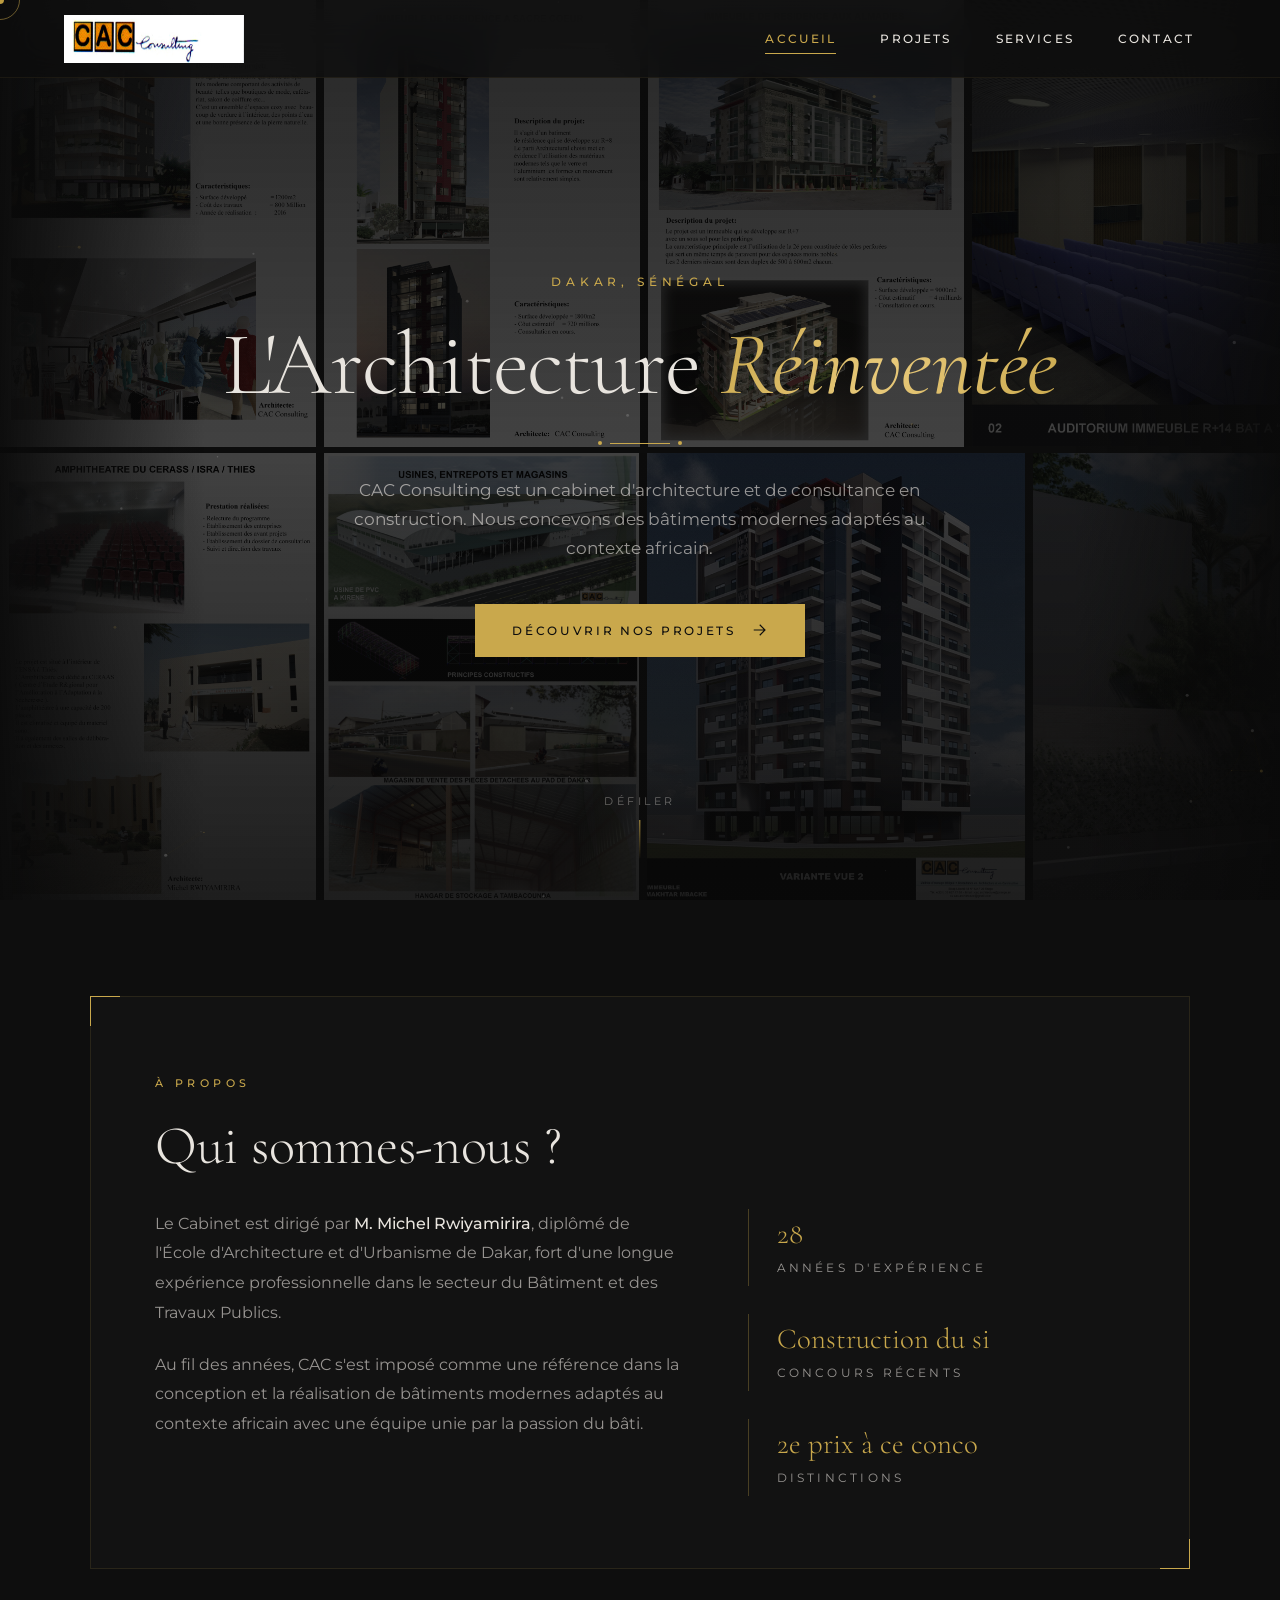
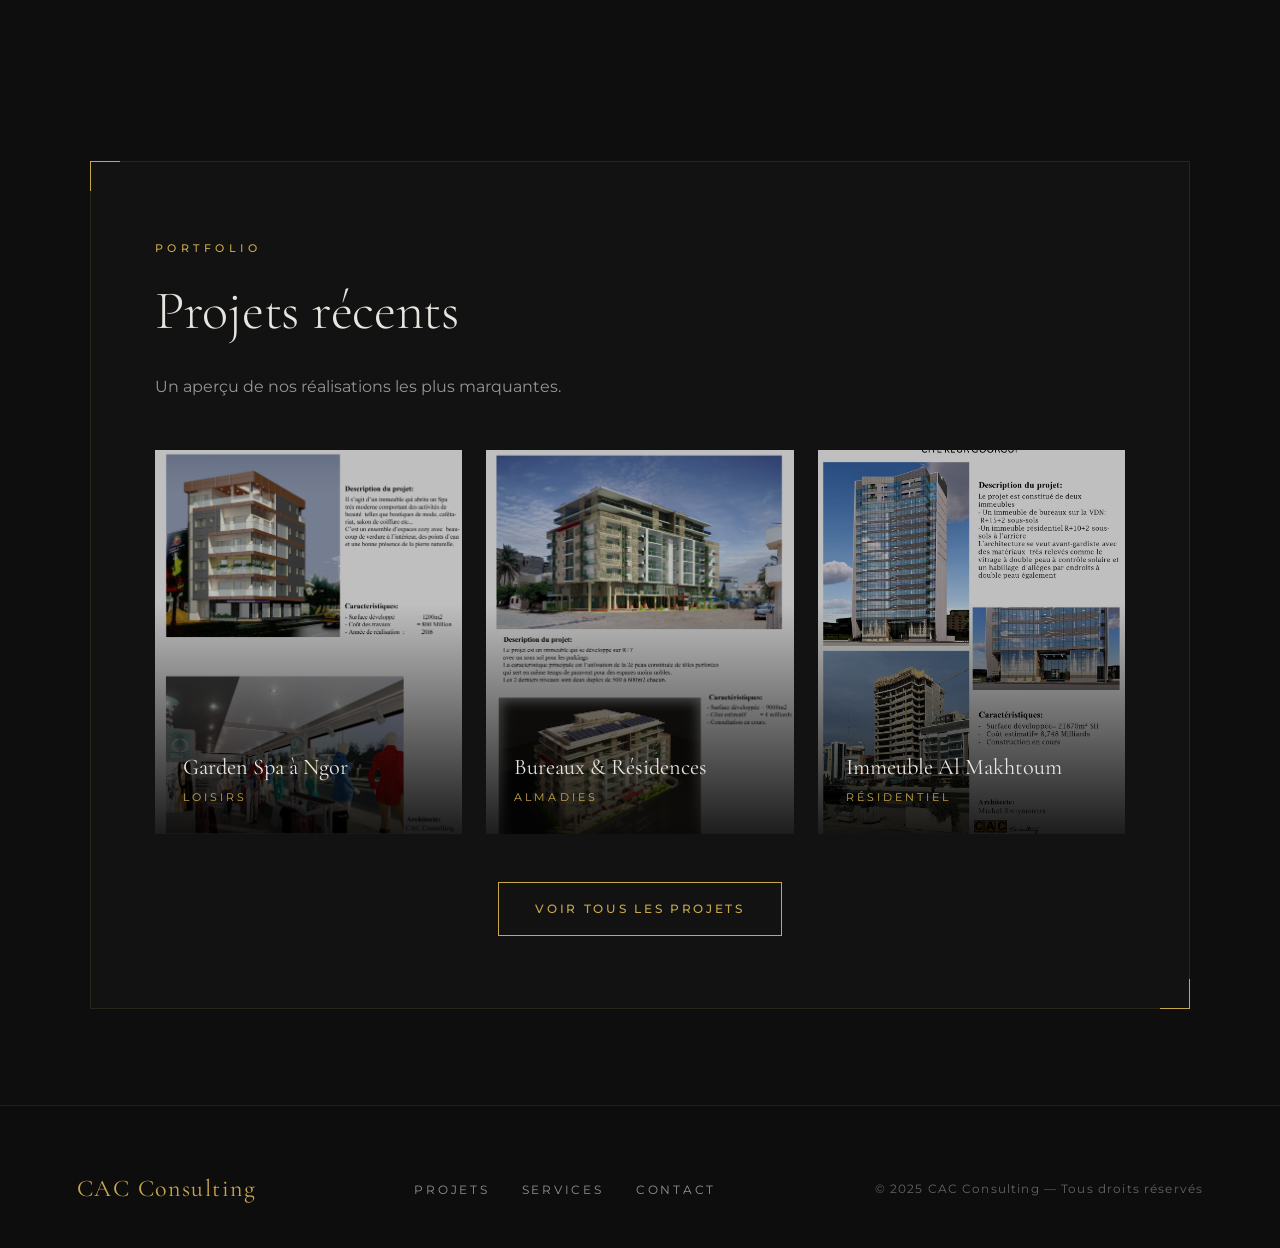
<file: index.html>
<!DOCTYPE html>
<html lang="fr">
<head>
  <meta charset="UTF-8">
  <meta name="viewport" content="width=device-width, initial-scale=1.0">
  <meta name="description" content="CAC Consulting — Cabinet d'architecture et de consultance en construction au Sénégal. Conception, maîtrise d'œuvre, expertise.">
  <meta name="google-site-verification" content="D6fVQPkwLm6LbnznuDpo_5Sk0I5CXZThXL60YUPrvog">
  <meta property="og:title" content="CAC Consulting — Architecture & Construction">
  <meta property="og:description" content="Cabinet d'architecture au Sénégal.">
  <meta property="og:type" content="website">
  <title>CAC Consulting - Architecture & Construction</title>
  <link rel="preconnect" href="https://fonts.googleapis.com">
  <link rel="preconnect" href="https://fonts.gstatic.com" crossorigin>
  <link rel="stylesheet" href="style.css">
</head>
<body class="page-index">

  <!-- Curseur -->
  <div id="cursor" aria-hidden="true"></div>
  <div id="cursor-ring" aria-hidden="true"></div>

  <!-- Loader -->
  <div id="page-loader" aria-hidden="true">
    <div class="loader-logo">CAC</div>
    <div class="loader-bar"><span></span></div>
  </div>

  <!-- Bandeau images défilantes (accueil uniquement) -->
  <div class="bg-strip-wrapper" aria-hidden="true">
    <div class="bg-strip row-1">
      <img src="images/GARDEN SPA A NGOR copie.jpg" alt="">
      <img src="images/IMMEUBLE DE RESIDENCES A SACRE COEUR CHEIKH MBACKE copie.jpg" alt="">
      <img src="images/MIX BUREAUX ET RESIDENCES AU ALMADIES copie.jpg" alt="">
      <img src="images/INTERIEUR SALLE DE CONFERENECE.jpg" alt="">
      <img src="images/Diapositive1.JPG" alt="">
      <img src="images/IMMEUBLE DE RESIDENCES A YOFF CHEIKH MBACKE copie.jpg" alt="">
      <!-- boucle -->
      <img src="images/GARDEN SPA A NGOR copie.jpg" alt="">
      <img src="images/IMMEUBLE DE RESIDENCES A SACRE COEUR CHEIKH MBACKE copie.jpg" alt="">
      <img src="images/MIX BUREAUX ET RESIDENCES AU ALMADIES copie.jpg" alt="">
      <img src="images/INTERIEUR SALLE DE CONFERENECE.jpg" alt="">
      <img src="images/Diapositive1.JPG" alt="">
      <img src="images/IMMEUBLE DE RESIDENCES A YOFF CHEIKH MBACKE copie.jpg" alt="">
    </div>
    <div class="bg-strip-divider"></div>
    <div class="bg-strip row-2">
      <img src="images/AMPHITHEATRE copie.jpg" alt="">
      <img src="images/Tambacounda.png" alt="">
      <img src="images/perse mkhtar retenu - Copie.jpeg" alt="">
      <img src="images/03.jpg" alt="">
      <img src="images/ISD DAKAR 001.jpg" alt="">
      <img src="images/VILLA MAGATTE DIAO the last.jpg" alt="">
      <img src="images/AMPHITHEATRE copie.jpg" alt="">
      <img src="images/Tambacounda.png" alt="">
      <img src="images/perse mkhtar retenu - Copie.jpeg" alt="">
      <img src="images/03.jpg" alt="">
      <img src="images/ISD DAKAR 001.jpg" alt="">
      <img src="images/VILLA MAGATTE DIAO the last.jpg" alt="">
    </div>
  </div>

  <canvas id="particles-canvas" aria-hidden="true"></canvas>

  <!-- HEADER -->
  <header>
    <a href="index.html" class="logo-container" aria-label="CAC Consulting — Accueil">
      <img src="logoCAC2018SANSADRESSE.jpg" alt="Logo CAC Consulting" class="logo">
    </a>
    <button class="hamburger" aria-label="Menu" aria-expanded="false">
      <span></span><span></span><span></span>
    </button>
    <nav aria-label="Navigation principale">
      <ul>
        <li><a href="index.html">Accueil</a></li>
        <li><a href="projets.html">Projets</a></li>
        <li><a href="services.html">Services</a></li>
        <li><a href="contact.html">Contact</a></li>
      </ul>
    </nav>
  </header>

  <!-- HERO -->
  <section id="accueil" class="hero">
    <div class="hero-inner">
      <p class="hero-eyebrow">Dakar, Sénégal</p>
      <h1 class="hero-title">L'Architecture <em>Réinventée</em></h1>
      <div class="hero-divider"></div>
      <p class="hero-text">
        CAC Consulting est un cabinet d'architecture et de consultance en construction.
        Nous concevons des bâtiments modernes adaptés au contexte africain.
      </p>
      <a href="projets.html" class="btn-primary">
        <span>Découvrir nos projets</span>
        <svg viewBox="0 0 24 24" fill="none" stroke="currentColor" stroke-width="1.5" aria-hidden="true">
          <path d="M5 12h14M13 5l7 7-7 7"/>
        </svg>
      </a>
    </div>

    <div class="scroll-hint" aria-hidden="true">
      <span>Défiler</span>
      <div class="scroll-arrow"></div>
    </div>
  </section>

  <!-- À PROPOS -->
  <section class="section-wrapper fade-in">
    <div class="section-box">
      <span class="section-label">À propos</span>
      <h2 class="section-title">Qui sommes-nous ?</h2>

      <div class="about-grid">
        <div class="about-text">
          <p>
            Le Cabinet est dirigé par <strong>M. Michel Rwiyamirira</strong>, diplômé de l'École d'Architecture
            et d'Urbanisme de Dakar, fort d'une longue expérience professionnelle dans le secteur du Bâtiment
            et des Travaux Publics.
          </p>

          <p>
            Au fil des années, CAC s'est imposé comme une référence dans la conception et la réalisation
            de bâtiments modernes adaptés au contexte africain avec une équipe unie par la passion du bâti.
          </p>
        </div>

        <div class="about-stats">
          <div class="stat"><div class="stat-num" data-count="35">0</div><div class="stat-label">Années d'expérience</div></div>
          <div class="stat"><div class="stat-num" data-text="Construction du siège de l'inter-syndicale de la Sonatel">0</div><div class="stat-label">Concours Récents</div></div>
          <div class="stat"><div class="stat-num" data-text="2e prix à ce concours">0</div><div class="stat-label">Distinctions</div></div>
        </div>
      </div>
    </div>
  </section>

  <!-- PROJETS APERÇU -->
  <section class="section-wrapper fade-in">
    <div class="section-box">
      <span class="section-label">Portfolio</span>
      <h2 class="section-title">Projets récents</h2>
      <p class="section-text">Un aperçu de nos réalisations les plus marquantes.</p>

      <div class="projects-preview">
        <a href="projets.html" class="preview-card">
          <img src="images/GARDEN SPA A NGOR copie.jpg" alt="Garden Spa à Ngor" loading="lazy">
          <div class="preview-overlay"><h3>Garden Spa à Ngor</h3><span>Loisirs</span></div>
        </a>
        <a href="projets.html" class="preview-card">
          <img src="images/MIX BUREAUX ET RESIDENCES AU ALMADIES copie.jpg" alt="Bureaux & Résidences aux Almadies" loading="lazy">
          <div class="preview-overlay"><h3>Bureaux & Résidences</h3><span>Almadies</span></div>
        </a>
        <a href="projets.html" class="preview-card">
          <img src="images/Diapositive1.JPG" alt="Immeuble Al Makhtoum" loading="lazy">
          <div class="preview-overlay"><h3>Immeuble Al Makhtoum</h3><span>Résidentiel</span></div>
        </a>
      </div>

      <div class="cta-center">
        <a href="projets.html" class="btn-outline">Voir tous les projets</a>
      </div>
    </div>
  </section>

  <!-- FOOTER -->
  <footer>
    <div class="footer-brand">CAC Consulting</div>
    <ul class="footer-links">
      <li><a href="projets.html">Projets</a></li>
      <li><a href="services.html">Services</a></li>
      <li><a href="contact.html">Contact</a></li>
    </ul>
    <p class="footer-copy">© 2025 CAC Consulting — Tous droits réservés</p>
  </footer>

  <button id="topBtn" title="Retour en haut" aria-label="Retour en haut">↑</button>

  <script src="javascript.js"></script>
</body>
</html>
</file>
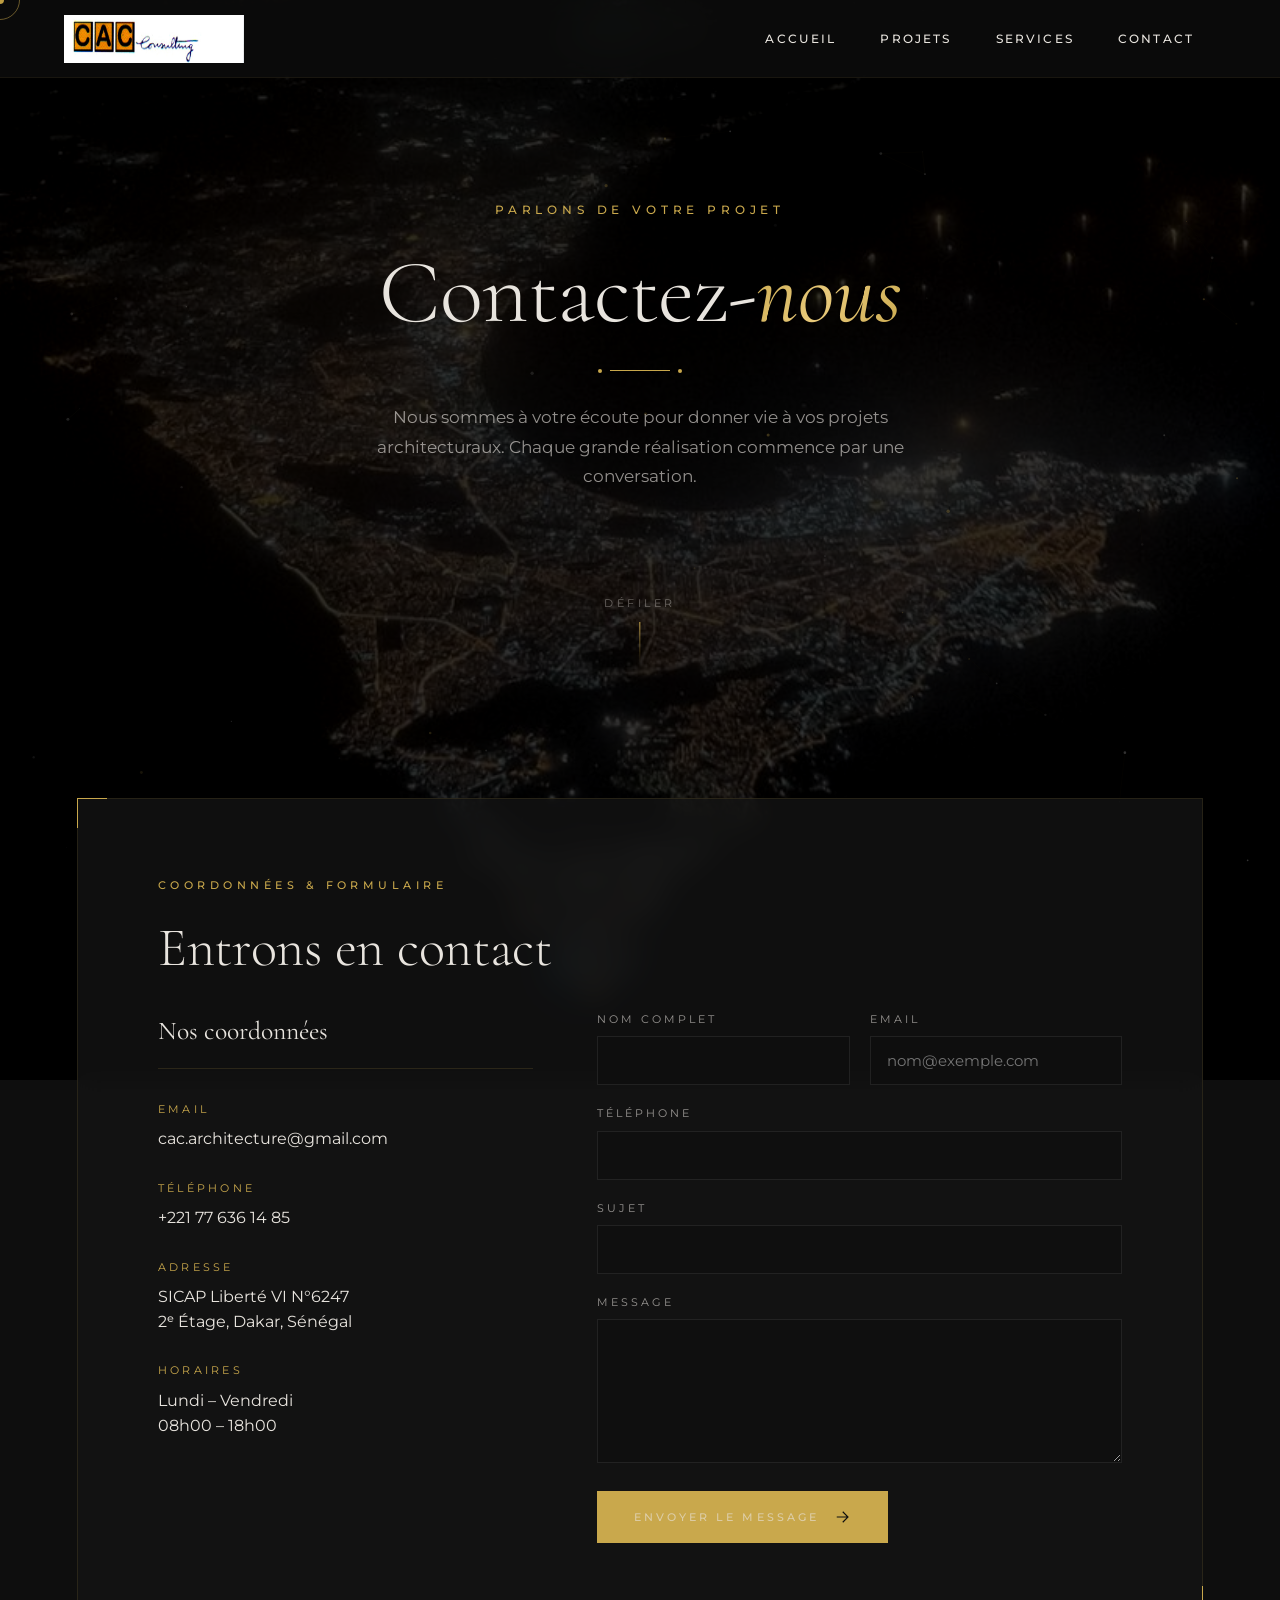
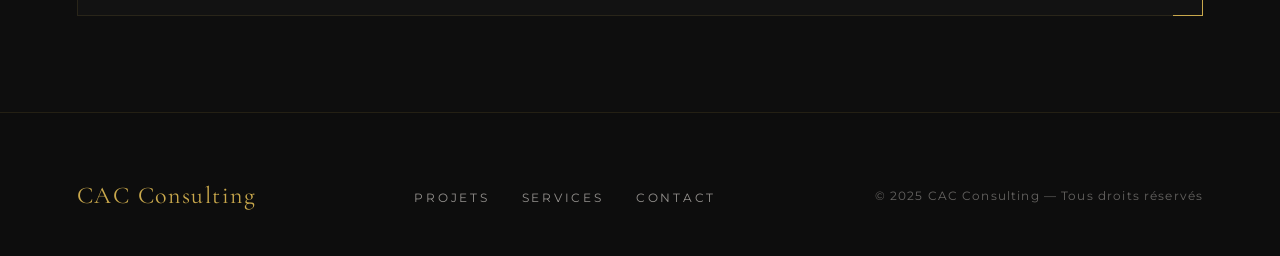
<file: contact (1).html>
<!DOCTYPE html>
<html lang="fr">
<head>
  <meta charset="UTF-8">
  <meta name="viewport" content="width=device-width, initial-scale=1.0">
  <meta name="description" content="Contactez CAC Consulting — Cabinet d'architecture à Dakar. Devis, rendez-vous et conseils.">
  <title>CAC Consulting — Contact</title>
  <link rel="preconnect" href="https://fonts.googleapis.com">
  <link rel="preconnect" href="https://fonts.gstatic.com" crossorigin>
  <link rel="stylesheet" href="style (2).css">
</head>
<body class="page-contact">

  <div id="cursor" aria-hidden="true"></div>
  <div id="cursor-ring" aria-hidden="true"></div>

  <div id="page-loader" aria-hidden="true">
    <div class="loader-logo">CAC</div>
    <div class="loader-bar"><span></span></div>
  </div>

  <div id="parallax-bg" aria-hidden="true"></div>
  <canvas id="particles-canvas" aria-hidden="true"></canvas>

  <header>
    <a href="index (1).html" class="logo-container" aria-label="CAC Consulting — Accueil">
      <img src="logoCAC2018SANSADRESSE.jpg" alt="Logo CAC Consulting" class="logo">
    </a>
    <button class="hamburger" aria-label="Menu" aria-expanded="false">
      <span></span><span></span><span></span>
    </button>
    <nav aria-label="Navigation principale">
      <ul>
        <li><a href="index (1).html">Accueil</a></li>
        <li><a href="projets (2).html">Projets</a></li>
        <li><a href="services (1).html">Services</a></li>
        <li><a href="contact (1).html">Contact</a></li>
      </ul>
    </nav>
  </header>

  <section id="accueil" class="hero hero-compact">
    <div class="hero-inner">
      <p class="hero-eyebrow">Parlons de votre projet</p>
      <h1 class="hero-title">Contactez-<em>nous</em></h1>
      <div class="hero-divider"></div>
      <p class="hero-text">
        Nous sommes à votre écoute pour donner vie à vos projets architecturaux.
        Chaque grande réalisation commence par une conversation.
      </p>
    </div>
    <div class="scroll-hint" aria-hidden="true">
      <span>Défiler</span>
      <div class="scroll-arrow"></div>
    </div>
  </section>

  <div class="section-wrapper fade-in">
    <div class="section-box section-box-wide">
      <span class="section-label">Coordonnées &amp; Formulaire</span>
      <h2 class="section-title">Entrons en contact</h2>

      <div class="contact-layout">

        <aside class="contact-info">
          <h3>Nos coordonnées</h3>

          <div class="info-item">
            <span class="info-label">Email</span>
            <a href="mailto:cac.architecture@gmail.com">cac.architecture@gmail.com</a>
          </div>

          <div class="info-item">
            <span class="info-label">Téléphone</span>
            <a href="tel:+221776361485">+221 77 636 14 85</a>
          </div>

          <div class="info-item">
            <span class="info-label">Adresse</span>
            <p>SICAP Liberté VI N°6247<br>2ᵉ Étage, Dakar, Sénégal</p>
          </div>

          <div class="info-item">
            <span class="info-label">Horaires</span>
            <p>Lundi – Vendredi<br>08h00 – 18h00</p>
          </div>
        </aside>

        <form class="contact-form" action="mailto:cac.architecture@gmail.com" method="post" enctype="text/plain" novalidate>
          <div class="form-row">
            <label>
              <span>Nom complet</span>
              <input type="text" name="nom" required autocomplete="name">
            </label>
            <label>
              <span>Email</span>
              <input type="email" name="email" required autocomplete="email" placeholder="nom@exemple.com">
            </label>
          </div>

          <label>
            <span>Téléphone</span>
            <input type="tel" name="telephone" autocomplete="tel">
          </label>

          <label>
            <span>Sujet</span>
            <input type="text" name="sujet" required>
          </label>

          <label>
            <span>Message</span>
            <textarea name="message" rows="6" required></textarea>
          </label>

          <button type="submit" class="btn-primary">
            <span>Envoyer le message</span>
            <svg viewBox="0 0 24 24" fill="none" stroke="currentColor" stroke-width="1.5" aria-hidden="true"><path d="M5 12h14M13 5l7 7-7 7"/></svg>
          </button>
        </form>
      </div>
    </div>
  </div>

  <footer>
    <div class="footer-brand">CAC Consulting</div>
    <ul class="footer-links">
      <li><a href="projets (2).html">Projets</a></li>
      <li><a href="services (1).html">Services</a></li>
      <li><a href="contact (1).html">Contact</a></li>
    </ul>
    <p class="footer-copy">© 2025 CAC Consulting — Tous droits réservés</p>
  </footer>

  <button id="topBtn" title="Retour en haut" aria-label="Retour en haut">↑</button>

  <script src="javascript (3).js"></script>
</body>
</html>
</file>
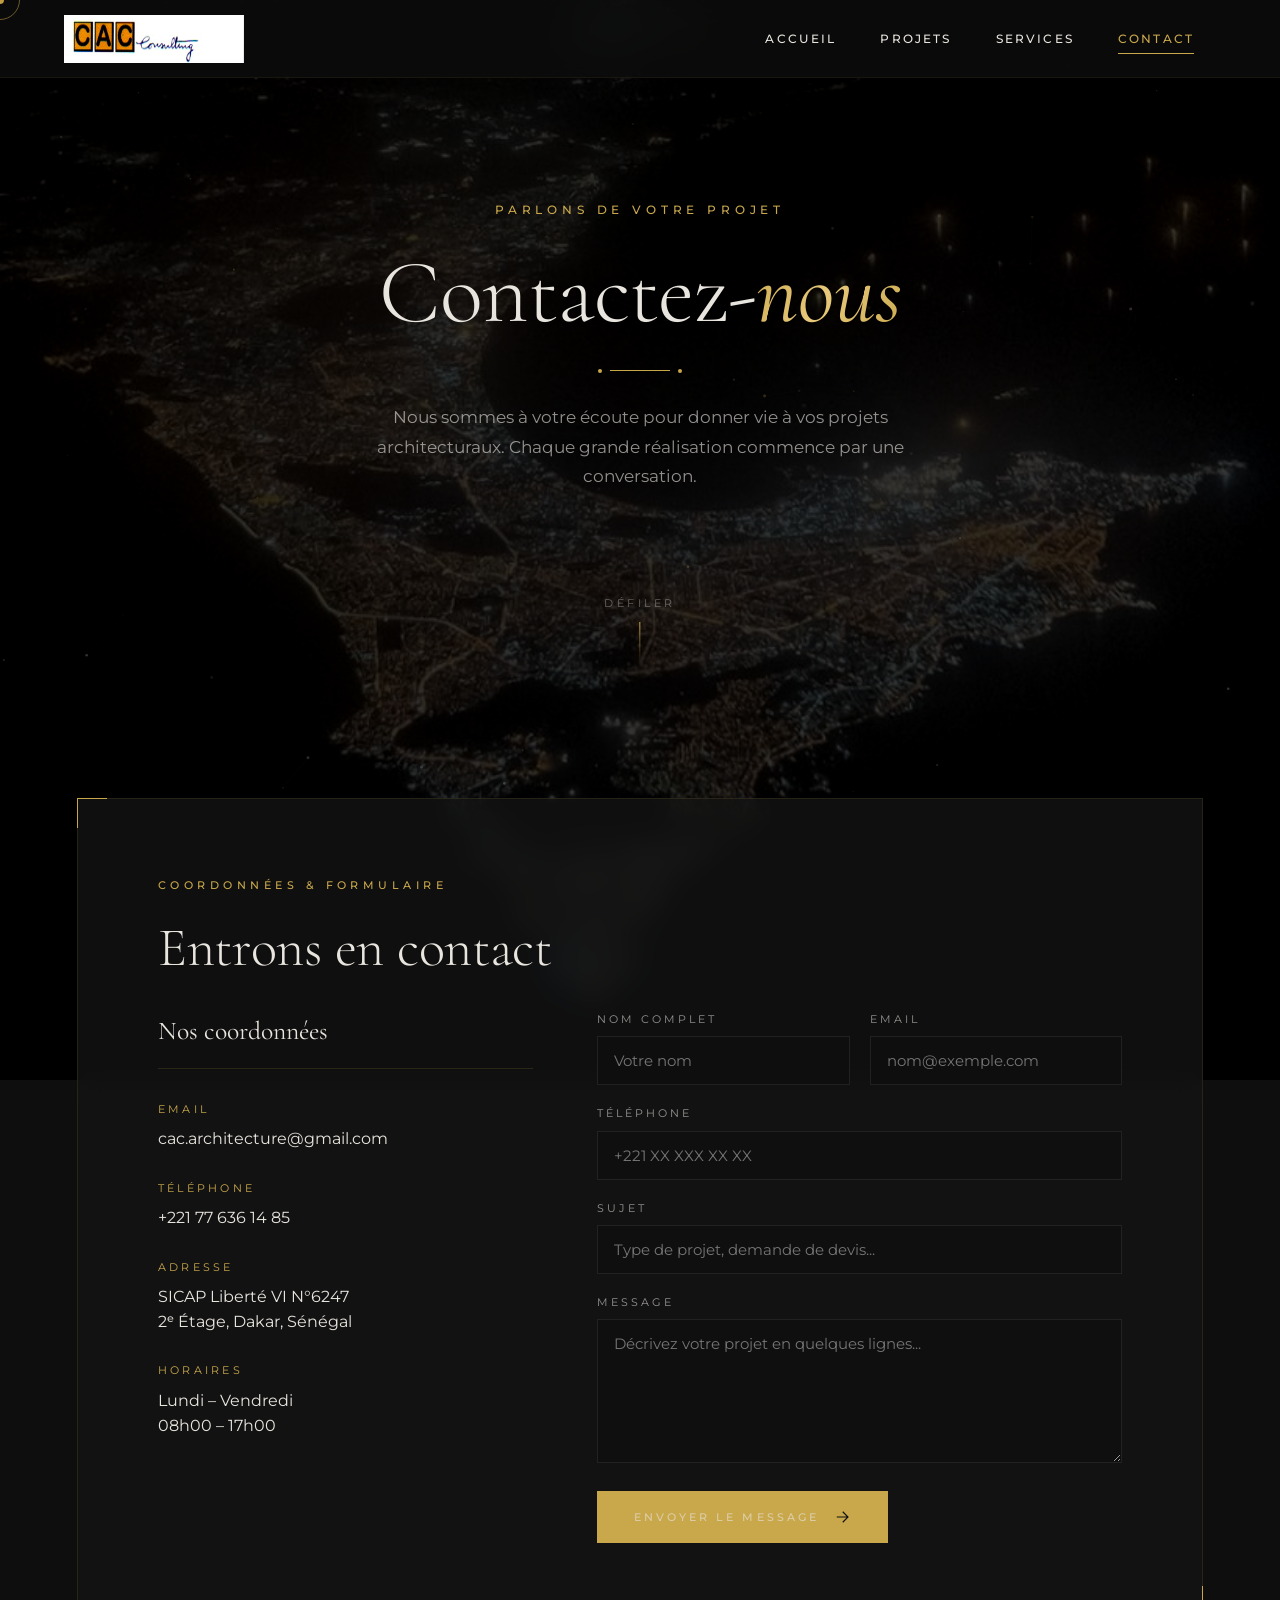
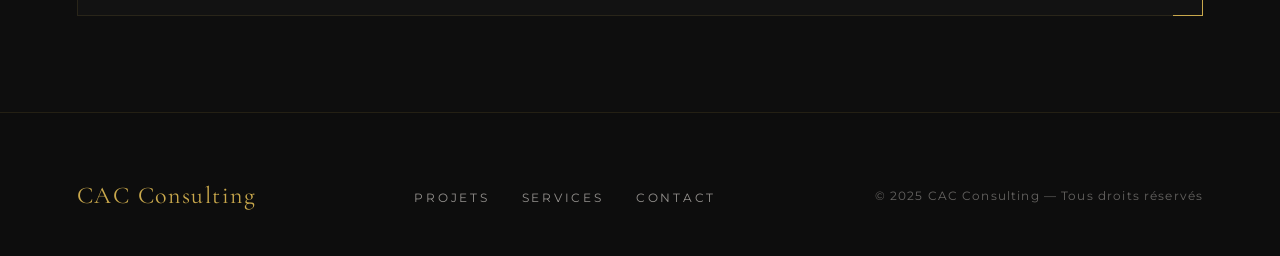
<file: contact.html>
<!DOCTYPE html>
<html lang="fr">
<head>
  <meta charset="UTF-8">
  <meta name="viewport" content="width=device-width, initial-scale=1.0">
  <meta name="description" content="Contactez CAC Consulting — Cabinet d'architecture à Dakar. Devis, rendez-vous et conseils.">
  <title>CAC Consulting — Contact</title>
  <link rel="preconnect" href="https://fonts.googleapis.com">
  <link rel="preconnect" href="https://fonts.gstatic.com" crossorigin>
  <link rel="icon" type="image/svg+xml" href="favicon.svg">
  <link rel="stylesheet" href="style.css">
</head>
<body class="page-contact">

  <div id="cursor" aria-hidden="true"></div>
  <div id="cursor-ring" aria-hidden="true"></div>

  <div id="page-loader" aria-hidden="true">
    <div class="loader-logo">CAC</div>
    <div class="loader-bar"><span></span></div>
  </div>

  <div id="parallax-bg" aria-hidden="true"></div>
  <canvas id="particles-canvas" aria-hidden="true"></canvas>

  <header>
    <a href="index.html" class="logo-container" aria-label="CAC Consulting — Accueil">
      <img src="logoCAC2018SANSADRESSE.jpg" alt="Logo CAC Consulting" class="logo">
    </a>
    <button class="hamburger" aria-label="Menu" aria-expanded="false">
      <span></span><span></span><span></span>
    </button>
    <nav aria-label="Navigation principale">
      <ul>
        <li><a href="index.html">Accueil</a></li>
        <li><a href="projets.html">Projets</a></li>
        <li><a href="services.html">Services</a></li>
        <li><a href="contact.html">Contact</a></li>
      </ul>
    </nav>
  </header>

  <section id="accueil" class="hero hero-compact">
    <div class="hero-inner">
      <p class="hero-eyebrow">Parlons de votre projet</p>
      <h1 class="hero-title">Contactez-<em>nous</em></h1>
      <div class="hero-divider"></div>
      <p class="hero-text">
        Nous sommes à votre écoute pour donner vie à vos projets architecturaux.
        Chaque grande réalisation commence par une conversation.
      </p>
    </div>
    <div class="scroll-hint" aria-hidden="true">
      <span>Défiler</span>
      <div class="scroll-arrow"></div>
    </div>
  </section>

  <div class="section-wrapper fade-in">
    <div class="section-box section-box-wide">
      <span class="section-label">Coordonnées &amp; Formulaire</span>
      <h2 class="section-title">Entrons en contact</h2>

      <div class="contact-layout">

        <aside class="contact-info">
          <h3>Nos coordonnées</h3>

          <div class="info-item">
            <span class="info-label">Email</span>
            <a href="mailto:cac.architecture@gmail.com">cac.architecture@gmail.com</a>
          </div>

          <div class="info-item">
            <span class="info-label">Téléphone</span>
            <a href="tel:+221776361485">+221 77 636 14 85</a>
          </div>

          <div class="info-item">
            <span class="info-label">Adresse</span>
            <p>SICAP Liberté VI N°6247<br>2ᵉ Étage, Dakar, Sénégal</p>
          </div>

          <div class="info-item">
            <span class="info-label">Horaires</span>
            <p>Lundi – Vendredi<br>08h00 – 17h00</p>
          </div>
        </aside>

        <!-- ═══════════════════════════════════════════════════
             FORMULAIRE — Formspree (gratuit, sans serveur)
             Les messages arrivent directement dans :
             cac.architecture@gmail.com
        ════════════════════════════════════════════════════ -->
        <form
          class="contact-form"
          action="https://formspree.io/f/xwvgrlnp"
          method="POST"
          id="contact-form"
          novalidate
        >
          <div class="form-row">
            <label>
              <span>Nom complet</span>
              <input type="text" name="nom" required autocomplete="name" placeholder="Votre nom">
            </label>
            <label>
              <span>Email</span>
              <input type="email" name="email" required autocomplete="email" placeholder="nom@exemple.com">
            </label>
          </div>

          <label>
            <span>Téléphone</span>
            <input type="tel" name="telephone" autocomplete="tel" placeholder="+221 XX XXX XX XX">
          </label>

          <label>
            <span>Sujet</span>
            <input type="text" name="sujet" required placeholder="Type de projet, demande de devis...">
          </label>

          <label>
            <span>Message</span>
            <textarea name="message" rows="6" required placeholder="Décrivez votre projet en quelques lignes..."></textarea>
          </label>

          <!-- Message de confirmation (caché par défaut) -->
          <div id="form-success" style="
            display: none;
            padding: 1.2rem 1.6rem;
            background: rgba(201,168,76,0.12);
            border: 1px solid rgba(201,168,76,0.4);
            border-radius: 4px;
            color: #c9a84c;
            font-size: 0.9rem;
            margin-bottom: 1rem;
          ">
            ✅ Votre message a bien été envoyé ! Nous vous répondrons dans les plus brefs délais.
          </div>

          <div id="form-error" style="
            display: none;
            padding: 1.2rem 1.6rem;
            background: rgba(192,57,43,0.12);
            border: 1px solid rgba(192,57,43,0.4);
            border-radius: 4px;
            color: #e74c3c;
            font-size: 0.9rem;
            margin-bottom: 1rem;
          ">
            ❌ Une erreur est survenue. Veuillez réessayer ou nous contacter par email.
          </div>

          <button type="submit" class="btn-primary" id="submit-btn">
            <span>Envoyer le message</span>
            <svg viewBox="0 0 24 24" fill="none" stroke="currentColor" stroke-width="1.5" aria-hidden="true">
              <path d="M5 12h14M13 5l7 7-7 7"/>
            </svg>
          </button>
        </form>

      </div>
    </div>
  </div>

  <footer>
    <div class="footer-brand">CAC Consulting</div>
    <ul class="footer-links">
      <li><a href="projets.html">Projets</a></li>
      <li><a href="services.html">Services</a></li>
      <li><a href="contact.html">Contact</a></li>
    </ul>
    <p class="footer-copy">© 2025 CAC Consulting — Tous droits réservés</p>
  </footer>

  <button id="topBtn" title="Retour en haut" aria-label="Retour en haut">↑</button>

  <script src="javascript.js"></script>

  <script>
    // Gestion envoi formulaire Formspree (AJAX — sans rechargement de page)
    const form = document.getElementById('contact-form');
    const successMsg = document.getElementById('form-success');
    const errorMsg = document.getElementById('form-error');
    const submitBtn = document.getElementById('submit-btn');

    form.addEventListener('submit', async function(e) {
      e.preventDefault();

      // Bouton en chargement
      submitBtn.querySelector('span').textContent = 'Envoi en cours...';
      submitBtn.disabled = true;

      try {
        const response = await fetch(form.action, {
          method: 'POST',
          body: new FormData(form),
          headers: { 'Accept': 'application/json' }
        });

        if (response.ok) {
          // Succès
          successMsg.style.display = 'block';
          errorMsg.style.display = 'none';
          form.reset();
          submitBtn.querySelector('span').textContent = 'Message envoyé ✓';
        } else {
          throw new Error('Erreur serveur');
        }
      } catch (err) {
        // Erreur
        errorMsg.style.display = 'block';
        successMsg.style.display = 'none';
        submitBtn.querySelector('span').textContent = 'Envoyer le message';
        submitBtn.disabled = false;
      }
    });
  </script>

</body>
</html>
</file>
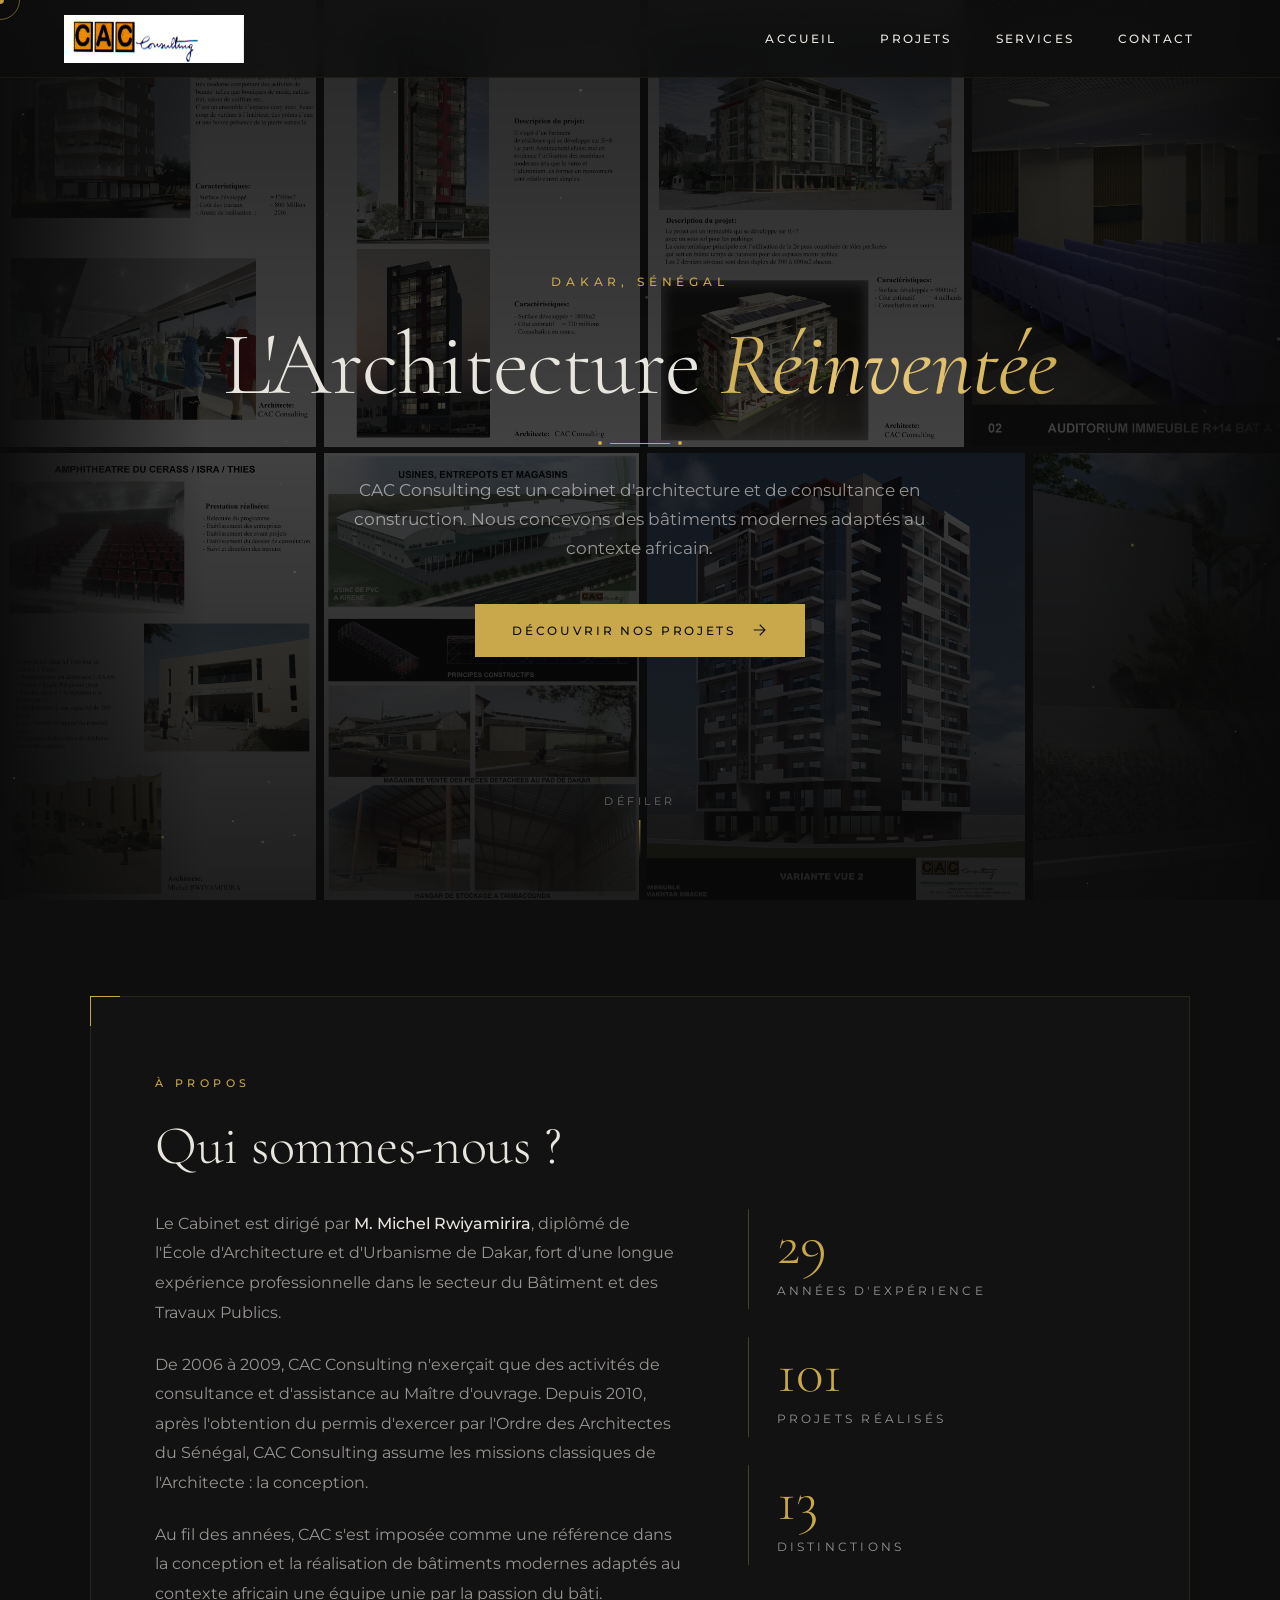
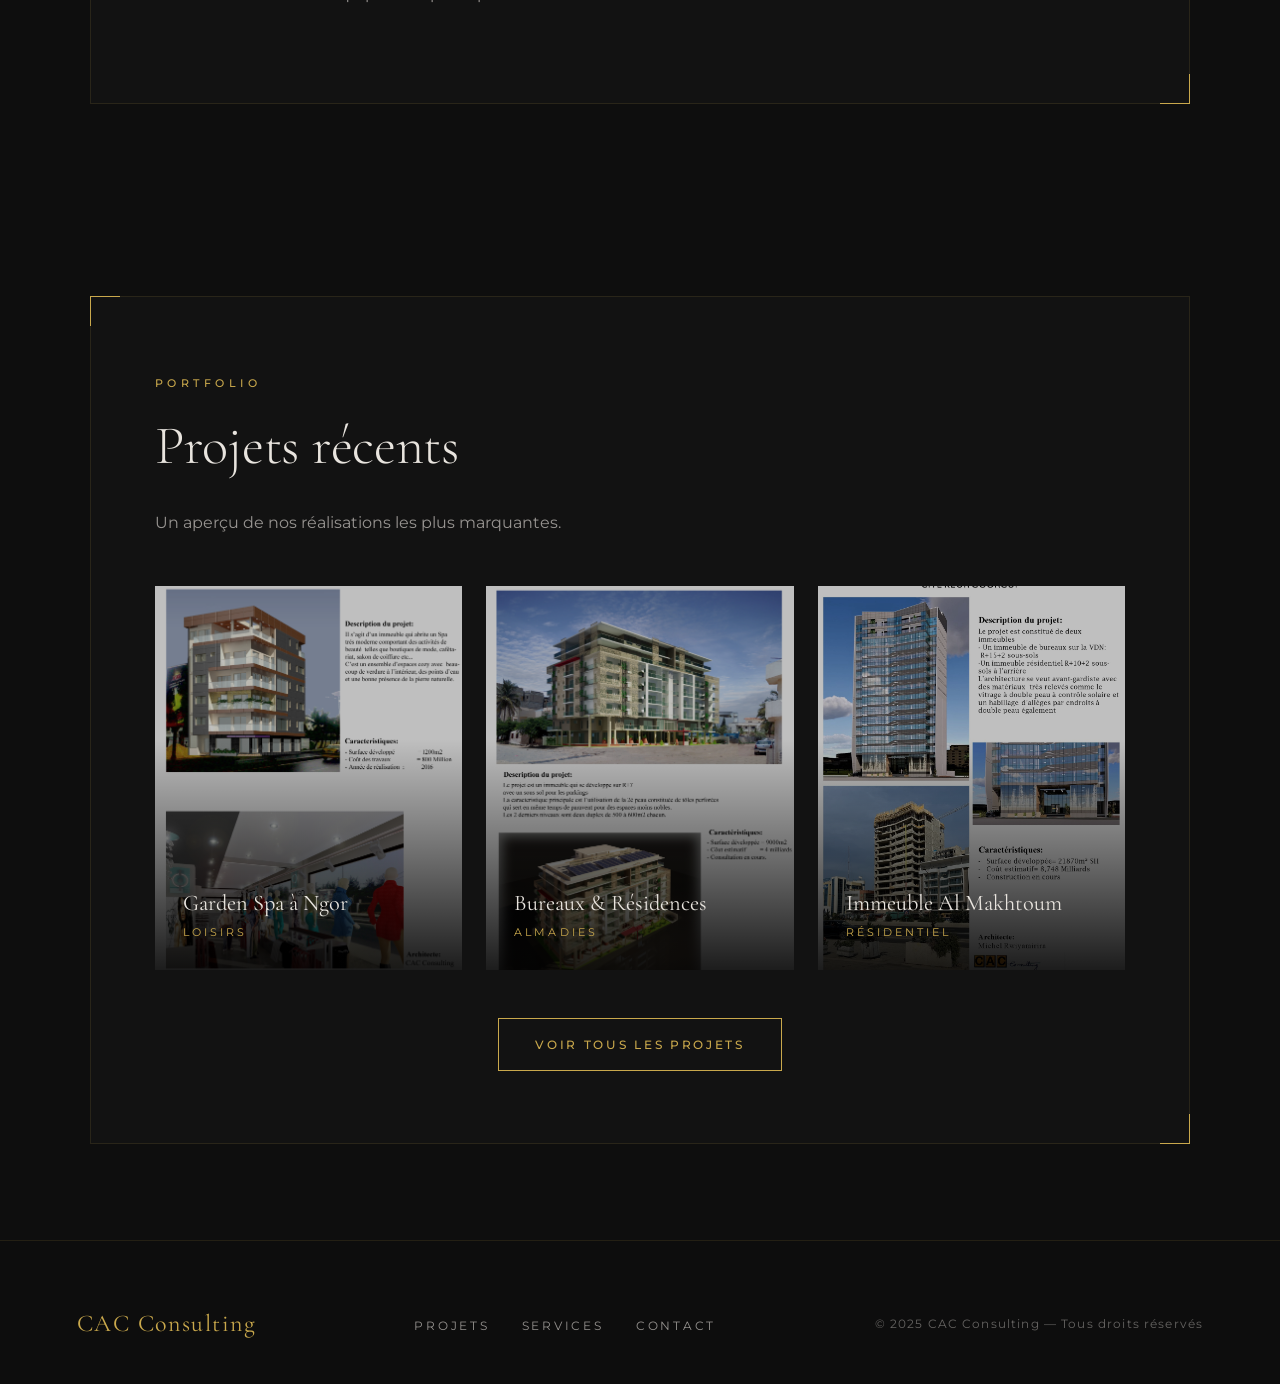
<file: index (1).html>
<!DOCTYPE html>
<html lang="fr">
<head>
  <meta charset="UTF-8">
  <meta name="viewport" content="width=device-width, initial-scale=1.0">
  <meta name="description" content="CAC Consulting — Cabinet d'architecture et de consultance en construction au Sénégal. Conception, maîtrise d'œuvre, expertise.">
  <meta name="google-site-verification" content="D6fVQPkwLm6LbnznuDpo_5Sk0I5CXZThXL60YUPrvog">
  <meta property="og:title" content="CAC Consulting — Architecture & Construction">
  <meta property="og:description" content="Cabinet d'architecture au Sénégal.">
  <meta property="og:type" content="website">
  <title>CAC Consulting - Architecture & Construction</title>
  <link rel="preconnect" href="https://fonts.googleapis.com">
  <link rel="preconnect" href="https://fonts.gstatic.com" crossorigin>
  <link rel="stylesheet" href="style (2).css">
</head>
<body class="page-index">

  <!-- Curseur -->
  <div id="cursor" aria-hidden="true"></div>
  <div id="cursor-ring" aria-hidden="true"></div>

  <!-- Loader -->
  <div id="page-loader" aria-hidden="true">
    <div class="loader-logo">CAC</div>
    <div class="loader-bar"><span></span></div>
  </div>

  <!-- Bandeau images défilantes (accueil uniquement) -->
  <div class="bg-strip-wrapper" aria-hidden="true">
    <div class="bg-strip row-1">
      <img src="images/GARDEN SPA A NGOR copie.jpg" alt="">
      <img src="images/IMMEUBLE DE RESIDENCES A SACRE COEUR CHEIKH MBACKE copie.jpg" alt="">
      <img src="images/MIX BUREAUX ET RESIDENCES AU ALMADIES copie.jpg" alt="">
      <img src="images/INTERIEUR SALLE DE CONFERENECE.jpg" alt="">
      <img src="images/Diapositive1.JPG" alt="">
      <img src="images/IMMEUBLE DE RESIDENCES A YOFF CHEIKH MBACKE copie.jpg" alt="">
      <!-- boucle -->
      <img src="images/GARDEN SPA A NGOR copie.jpg" alt="">
      <img src="images/IMMEUBLE DE RESIDENCES A SACRE COEUR CHEIKH MBACKE copie.jpg" alt="">
      <img src="images/MIX BUREAUX ET RESIDENCES AU ALMADIES copie.jpg" alt="">
      <img src="images/INTERIEUR SALLE DE CONFERENECE.jpg" alt="">
      <img src="images/Diapositive1.JPG" alt="">
      <img src="images/IMMEUBLE DE RESIDENCES A YOFF CHEIKH MBACKE copie.jpg" alt="">
    </div>
    <div class="bg-strip-divider"></div>
    <div class="bg-strip row-2">
      <img src="images/AMPHITHEATRE copie.jpg" alt="">
      <img src="images/Tambacounda.png" alt="">
      <img src="images/perse mkhtar retenu - Copie.jpeg" alt="">
      <img src="images/03.jpg" alt="">
      <img src="images/ISD DAKAR 001.jpg" alt="">
      <img src="images/VILLA MAGATTE DIAO the last.jpg" alt="">
      <img src="images/AMPHITHEATRE copie.jpg" alt="">
      <img src="images/Tambacounda.png" alt="">
      <img src="images/perse mkhtar retenu - Copie.jpeg" alt="">
      <img src="images/03.jpg" alt="">
      <img src="images/ISD DAKAR 001.jpg" alt="">
      <img src="images/VILLA MAGATTE DIAO the last.jpg" alt="">
    </div>
  </div>

  <canvas id="particles-canvas" aria-hidden="true"></canvas>

  <!-- HEADER -->
  <header>
    <a href="index (1).html" class="logo-container" aria-label="CAC Consulting — Accueil">
      <img src="logoCAC2018SANSADRESSE.jpg" alt="Logo CAC Consulting" class="logo">
    </a>
    <button class="hamburger" aria-label="Menu" aria-expanded="false">
      <span></span><span></span><span></span>
    </button>
    <nav aria-label="Navigation principale">
      <ul>
        <li><a href="index (1).html">Accueil</a></li>
        <li><a href="projets (2).html">Projets</a></li>
        <li><a href="services (1).html">Services</a></li>
        <li><a href="contact (1).html">Contact</a></li>
      </ul>
    </nav>
  </header>

  <!-- HERO -->
  <section id="accueil" class="hero">
    <div class="hero-inner">
      <p class="hero-eyebrow">Dakar, Sénégal</p>
      <h1 class="hero-title">L'Architecture <em>Réinventée</em></h1>
      <div class="hero-divider"></div>
      <p class="hero-text">
        CAC Consulting est un cabinet d'architecture et de consultance en construction.
        Nous concevons des bâtiments modernes adaptés au contexte africain.
      </p>
      <a href="projets (2).html" class="btn-primary">
        <span>Découvrir nos projets</span>
        <svg viewBox="0 0 24 24" fill="none" stroke="currentColor" stroke-width="1.5" aria-hidden="true">
          <path d="M5 12h14M13 5l7 7-7 7"/>
        </svg>
      </a>
    </div>

    <div class="scroll-hint" aria-hidden="true">
      <span>Défiler</span>
      <div class="scroll-arrow"></div>
    </div>
  </section>

  <!-- À PROPOS -->
  <section class="section-wrapper fade-in">
    <div class="section-box">
      <span class="section-label">À propos</span>
      <h2 class="section-title">Qui sommes-nous ?</h2>

      <div class="about-grid">
        <div class="about-text">
          <p>
            Le Cabinet est dirigé par <strong>M. Michel Rwiyamirira</strong>, diplômé de l'École d'Architecture
            et d'Urbanisme de Dakar, fort d'une longue expérience professionnelle dans le secteur du Bâtiment
            et des Travaux Publics.
          </p>
          <p>
            De 2006 à 2009, CAC Consulting n'exerçait que des activités de consultance et d'assistance
            au Maître d'ouvrage. Depuis 2010, après l'obtention du permis d'exercer par l'Ordre des
            Architectes du Sénégal, CAC Consulting assume les missions classiques de l'Architecte : la conception.
          </p>
          <p>
            Au fil des années, CAC s'est imposée comme une référence dans la conception et la réalisation
            de bâtiments modernes adaptés au contexte africain une équipe unie par la passion du bâti.
          </p>
        </div>

        <div class="about-stats">
          <div class="stat"><div class="stat-num" data-count="35">0</div><div class="stat-label">Années d'expérience</div></div>
          <div class="stat"><div class="stat-num" data-count="120">0</div><div class="stat-label">Projets réalisés</div></div>
          <div class="stat"><div class="stat-num" data-count="15">0</div><div class="stat-label">Distinctions</div></div>
        </div>
      </div>
    </div>
  </section>

  <!-- PROJETS APERÇU -->
  <section class="section-wrapper fade-in">
    <div class="section-box">
      <span class="section-label">Portfolio</span>
      <h2 class="section-title">Projets récents</h2>
      <p class="section-text">Un aperçu de nos réalisations les plus marquantes.</p>

      <div class="projects-preview">
        <a href="projets (2).html" class="preview-card">
          <img src="images/GARDEN SPA A NGOR copie.jpg" alt="Garden Spa à Ngor" loading="lazy">
          <div class="preview-overlay"><h3>Garden Spa à Ngor</h3><span>Loisirs</span></div>
        </a>
        <a href="projets (2).html" class="preview-card">
          <img src="images/MIX BUREAUX ET RESIDENCES AU ALMADIES copie.jpg" alt="Bureaux & Résidences aux Almadies" loading="lazy">
          <div class="preview-overlay"><h3>Bureaux & Résidences</h3><span>Almadies</span></div>
        </a>
        <a href="projets (2).html" class="preview-card">
          <img src="images/Diapositive1.JPG" alt="Immeuble Al Makhtoum" loading="lazy">
          <div class="preview-overlay"><h3>Immeuble Al Makhtoum</h3><span>Résidentiel</span></div>
        </a>
      </div>

      <div class="cta-center">
        <a href="projets (2).html" class="btn-outline">Voir tous les projets</a>
      </div>
    </div>
  </section>

  <!-- FOOTER -->
  <footer>
    <div class="footer-brand">CAC Consulting</div>
    <ul class="footer-links">
      <li><a href="projets (2).html">Projets</a></li>
      <li><a href="services (1).html">Services</a></li>
      <li><a href="contact (1).html">Contact</a></li>
    </ul>
    <p class="footer-copy">© 2025 CAC Consulting — Tous droits réservés</p>
  </footer>

  <button id="topBtn" title="Retour en haut" aria-label="Retour en haut">↑</button>

  <script src="javascript (3).js"></script>
</body>
</html>
</file>
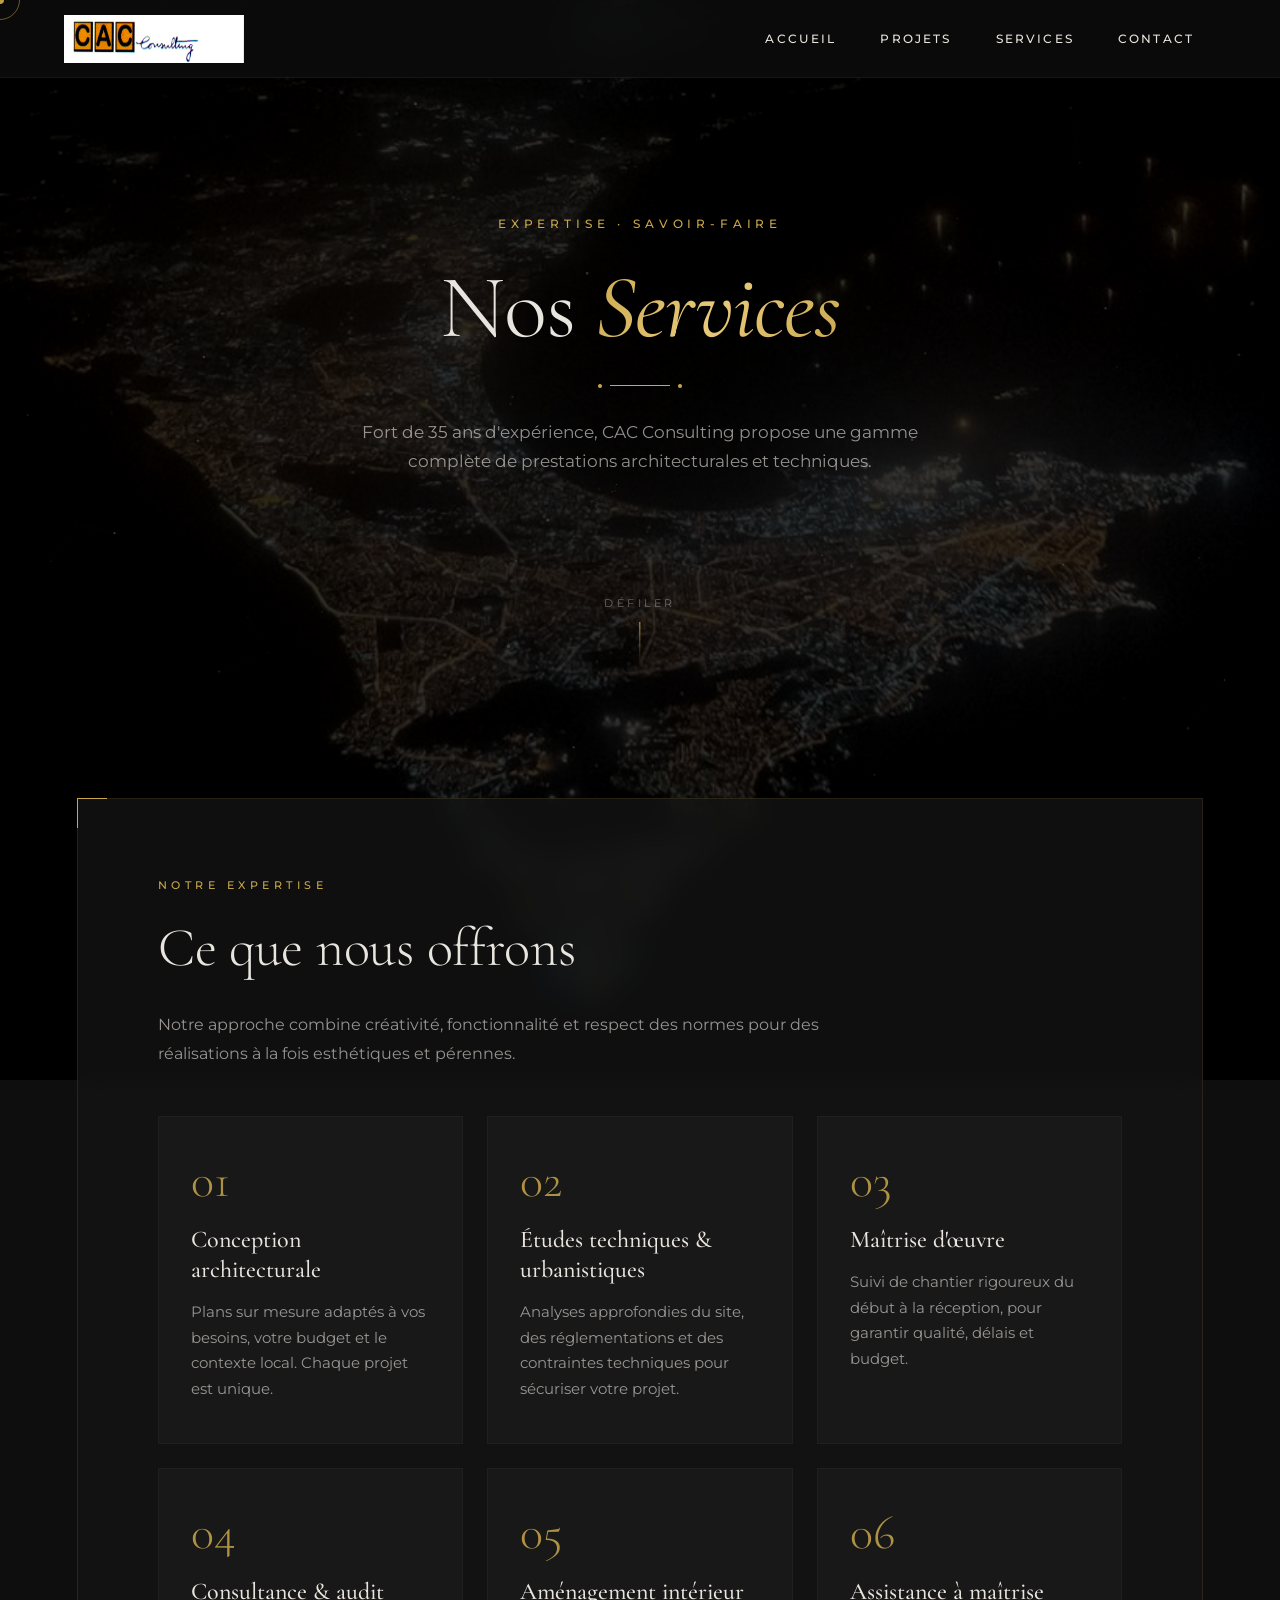
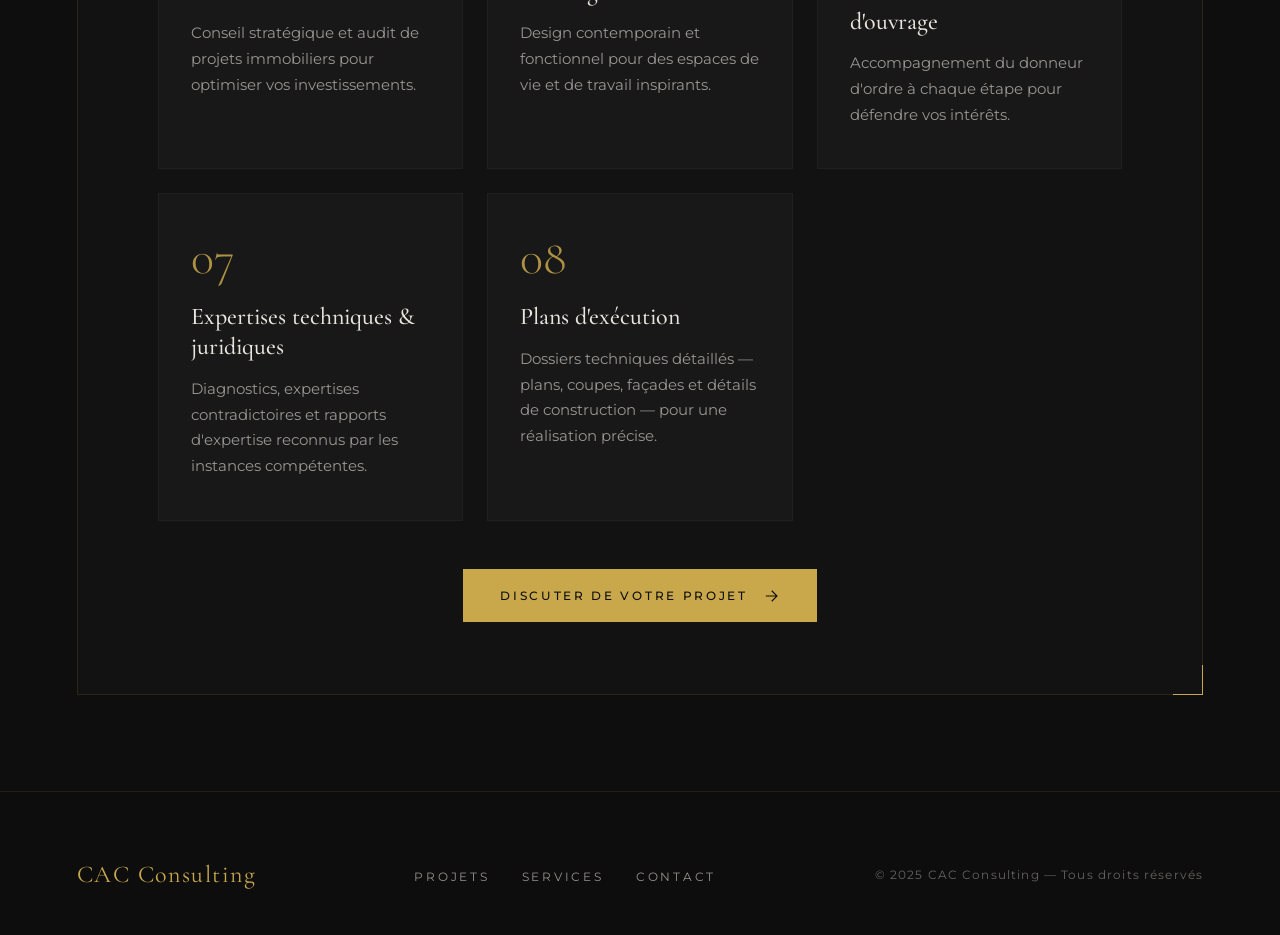
<file: services (1).html>
<!DOCTYPE html>
<html lang="fr">
<head>
  <meta charset="UTF-8">
  <meta name="viewport" content="width=device-width, initial-scale=1.0">
  <meta name="description" content="Services CAC Consulting — architecture, conception, maîtrise d'œuvre, consultance et expertise au Sénégal.">
  <title>CAC Consulting — Services</title>
  <link rel="preconnect" href="https://fonts.googleapis.com">
  <link rel="preconnect" href="https://fonts.gstatic.com" crossorigin>
  <link rel="stylesheet" href="style (2).css">
</head>
<body class="page-services">

  <div id="cursor" aria-hidden="true"></div>
  <div id="cursor-ring" aria-hidden="true"></div>

  <div id="page-loader" aria-hidden="true">
    <div class="loader-logo">CAC</div>
    <div class="loader-bar"><span></span></div>
  </div>

  <div id="parallax-bg" aria-hidden="true"></div>
  <canvas id="particles-canvas" aria-hidden="true"></canvas>

  <header>
    <a href="index (1).html" class="logo-container" aria-label="CAC Consulting — Accueil">
      <img src="logoCAC2018SANSADRESSE.jpg" alt="Logo CAC Consulting" class="logo">
    </a>
    <button class="hamburger" aria-label="Menu" aria-expanded="false">
      <span></span><span></span><span></span>
    </button>
    <nav aria-label="Navigation principale">
      <ul>
        <li><a href="index (1).html">Accueil</a></li>
        <li><a href="projets (2).html">Projets</a></li>
        <li><a href="services (1).html">Services</a></li>
        <li><a href="contact (1).html">Contact</a></li>
      </ul>
    </nav>
  </header>

  <section id="accueil" class="hero hero-compact">
    <div class="hero-inner">
      <p class="hero-eyebrow">Expertise · Savoir-faire</p>
      <h1 class="hero-title">Nos <em>Services</em></h1>
      <div class="hero-divider"></div>
      <p class="hero-text">
        Fort de 35 ans d'expérience, CAC Consulting propose une gamme complète de prestations architecturales et techniques.
      </p>
    </div>
    <div class="scroll-hint" aria-hidden="true">
      <span>Défiler</span>
      <div class="scroll-arrow"></div>
    </div>
  </section>

  <div class="section-wrapper fade-in">
    <div class="section-box section-box-wide">
      <span class="section-label">Notre expertise</span>
      <h2 class="section-title">Ce que nous offrons</h2>
      <p class="section-text">
        Notre approche combine créativité, fonctionnalité et respect des normes pour des réalisations à la fois esthétiques et pérennes.
      </p>

      <div class="services-grid">
        <article class="service-item fade-in">
          <div class="service-num">01</div>
          <h3>Conception architecturale</h3>
          <p>Plans sur mesure adaptés à vos besoins, votre budget et le contexte local. Chaque projet est unique.</p>
        </article>
        <article class="service-item fade-in">
          <div class="service-num">02</div>
          <h3>Études techniques &amp; urbanistiques</h3>
          <p>Analyses approfondies du site, des réglementations et des contraintes techniques pour sécuriser votre projet.</p>
        </article>
        <article class="service-item fade-in">
          <div class="service-num">03</div>
          <h3>Maîtrise d'œuvre</h3>
          <p>Suivi de chantier rigoureux du début à la réception, pour garantir qualité, délais et budget.</p>
        </article>
        <article class="service-item fade-in">
          <div class="service-num">04</div>
          <h3>Consultance &amp; audit</h3>
          <p>Conseil stratégique et audit de projets immobiliers pour optimiser vos investissements.</p>
        </article>
        <article class="service-item fade-in">
          <div class="service-num">05</div>
          <h3>Aménagement intérieur</h3>
          <p>Design contemporain et fonctionnel pour des espaces de vie et de travail inspirants.</p>
        </article>
        <article class="service-item fade-in">
          <div class="service-num">06</div>
          <h3>Assistance à maîtrise d'ouvrage</h3>
          <p>Accompagnement du donneur d'ordre à chaque étape pour défendre vos intérêts.</p>
        </article>
        <article class="service-item fade-in">
          <div class="service-num">07</div>
          <h3>Expertises techniques &amp; juridiques</h3>
          <p>Diagnostics, expertises contradictoires et rapports d'expertise reconnus par les instances compétentes.</p>
        </article>
        <article class="service-item fade-in">
          <div class="service-num">08</div>
          <h3>Plans d'exécution</h3>
          <p>Dossiers techniques détaillés — plans, coupes, façades et détails de construction — pour une réalisation précise.</p>
        </article>
      </div>

      <div class="cta-center">
        <a href="contact (1).html" class="btn-primary">
          <span>Discuter de votre projet</span>
          <svg viewBox="0 0 24 24" fill="none" stroke="currentColor" stroke-width="1.5" aria-hidden="true"><path d="M5 12h14M13 5l7 7-7 7"/></svg>
        </a>
      </div>
    </div>
  </div>

  <footer>
    <div class="footer-brand">CAC Consulting</div>
    <ul class="footer-links">
      <li><a href="projets (2).html">Projets</a></li>
      <li><a href="services (1).html">Services</a></li>
      <li><a href="contact (1).html">Contact</a></li>
    </ul>
    <p class="footer-copy">© 2025 CAC Consulting — Tous droits réservés</p>
  </footer>

  <button id="topBtn" title="Retour en haut" aria-label="Retour en haut">↑</button>

  <script src="javascript (3).js"></script>
</body>
</html>
</file>
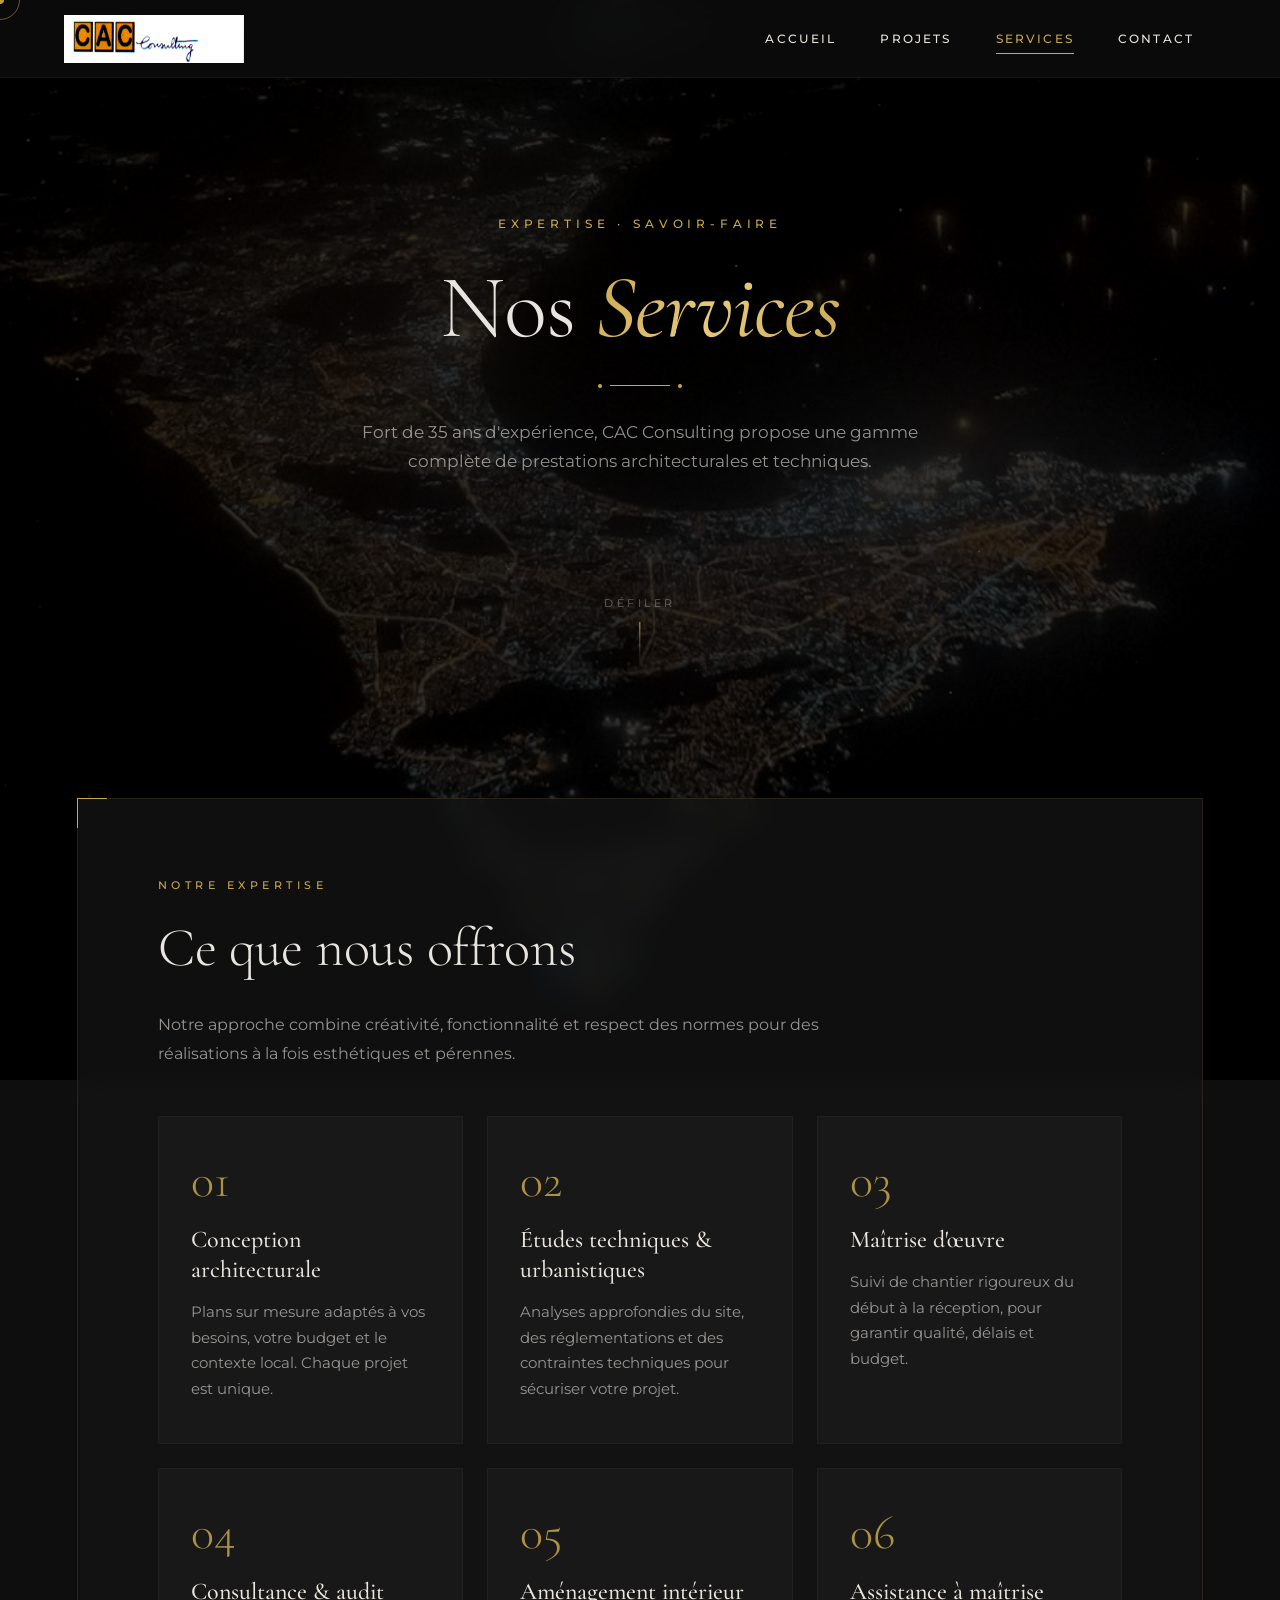
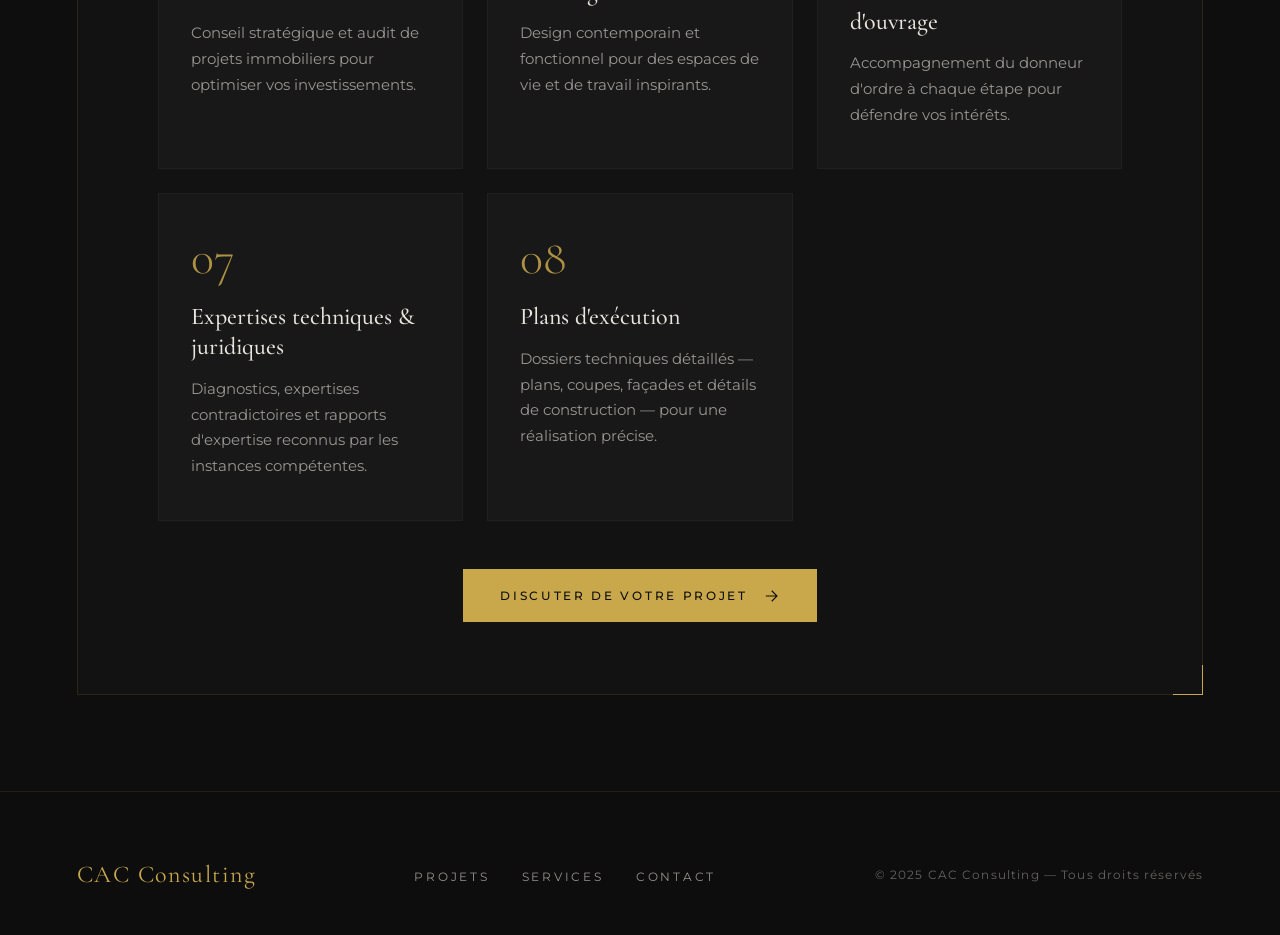
<file: services.html>
<!DOCTYPE html>
<html lang="fr">
<head>
  <meta charset="UTF-8">
  <meta name="viewport" content="width=device-width, initial-scale=1.0">
  <meta name="description" content="Services CAC Consulting — architecture, conception, maîtrise d'œuvre, consultance et expertise au Sénégal.">
  <title>CAC Consulting — Services</title>
  <link rel="preconnect" href="https://fonts.googleapis.com">
  <link rel="preconnect" href="https://fonts.gstatic.com" crossorigin>
  <link rel="stylesheet" href="style.css">
</head>
<body class="page-services">

  <div id="cursor" aria-hidden="true"></div>
  <div id="cursor-ring" aria-hidden="true"></div>

  <div id="page-loader" aria-hidden="true">
    <div class="loader-logo">CAC</div>
    <div class="loader-bar"><span></span></div>
  </div>

  <div id="parallax-bg" aria-hidden="true"></div>
  <canvas id="particles-canvas" aria-hidden="true"></canvas>

  <header>
    <a href="index.html" class="logo-container" aria-label="CAC Consulting — Accueil">
      <img src="logoCAC2018SANSADRESSE.jpg" alt="Logo CAC Consulting" class="logo">
    </a>
    <button class="hamburger" aria-label="Menu" aria-expanded="false">
      <span></span><span></span><span></span>
    </button>
    <nav aria-label="Navigation principale">
      <ul>
        <li><a href="index.html">Accueil</a></li>
        <li><a href="projets.html">Projets</a></li>
        <li><a href="services.html">Services</a></li>
        <li><a href="contact.html">Contact</a></li>
      </ul>
    </nav>
  </header>

  <section id="accueil" class="hero hero-compact">
    <div class="hero-inner">
      <p class="hero-eyebrow">Expertise · Savoir-faire</p>
      <h1 class="hero-title">Nos <em>Services</em></h1>
      <div class="hero-divider"></div>
      <p class="hero-text">
        Fort de 35 ans d'expérience, CAC Consulting propose une gamme complète de prestations architecturales et techniques.
      </p>
    </div>
    <div class="scroll-hint" aria-hidden="true">
      <span>Défiler</span>
      <div class="scroll-arrow"></div>
    </div>
  </section>

  <div class="section-wrapper fade-in">
    <div class="section-box section-box-wide">
      <span class="section-label">Notre expertise</span>
      <h2 class="section-title">Ce que nous offrons</h2>
      <p class="section-text">
        Notre approche combine créativité, fonctionnalité et respect des normes pour des réalisations à la fois esthétiques et pérennes.
      </p>

      <div class="services-grid">
        <article class="service-item fade-in">
          <div class="service-num">01</div>
          <h3>Conception architecturale</h3>
          <p>Plans sur mesure adaptés à vos besoins, votre budget et le contexte local. Chaque projet est unique.</p>
        </article>
        <article class="service-item fade-in">
          <div class="service-num">02</div>
          <h3>Études techniques &amp; urbanistiques</h3>
          <p>Analyses approfondies du site, des réglementations et des contraintes techniques pour sécuriser votre projet.</p>
        </article>
        <article class="service-item fade-in">
          <div class="service-num">03</div>
          <h3>Maîtrise d'œuvre</h3>
          <p>Suivi de chantier rigoureux du début à la réception, pour garantir qualité, délais et budget.</p>
        </article>
        <article class="service-item fade-in">
          <div class="service-num">04</div>
          <h3>Consultance &amp; audit</h3>
          <p>Conseil stratégique et audit de projets immobiliers pour optimiser vos investissements.</p>
        </article>
        <article class="service-item fade-in">
          <div class="service-num">05</div>
          <h3>Aménagement intérieur</h3>
          <p>Design contemporain et fonctionnel pour des espaces de vie et de travail inspirants.</p>
        </article>
        <article class="service-item fade-in">
          <div class="service-num">06</div>
          <h3>Assistance à maîtrise d'ouvrage</h3>
          <p>Accompagnement du donneur d'ordre à chaque étape pour défendre vos intérêts.</p>
        </article>
        <article class="service-item fade-in">
          <div class="service-num">07</div>
          <h3>Expertises techniques &amp; juridiques</h3>
          <p>Diagnostics, expertises contradictoires et rapports d'expertise reconnus par les instances compétentes.</p>
        </article>
        <article class="service-item fade-in">
          <div class="service-num">08</div>
          <h3>Plans d'exécution</h3>
          <p>Dossiers techniques détaillés — plans, coupes, façades et détails de construction — pour une réalisation précise.</p>
        </article>
      </div>

      <div class="cta-center">
        <a href="contact.html" class="btn-primary">
          <span>Discuter de votre projet</span>
          <svg viewBox="0 0 24 24" fill="none" stroke="currentColor" stroke-width="1.5" aria-hidden="true"><path d="M5 12h14M13 5l7 7-7 7"/></svg>
        </a>
      </div>
    </div>
  </div>

  <footer>
    <div class="footer-brand">CAC Consulting</div>
    <ul class="footer-links">
      <li><a href="projets.html">Projets</a></li>
      <li><a href="services.html">Services</a></li>
      <li><a href="contact.html">Contact</a></li>
    </ul>
    <p class="footer-copy">© 2025 CAC Consulting — Tous droits réservés</p>
  </footer>

  <button id="topBtn" title="Retour en haut" aria-label="Retour en haut">↑</button>

  <script src="javascript.js"></script>
</body>
</html>
</file>
<file: style.css>
/* ================================================================
   CAC CONSULTING — style.css
   Direction : Luxury Architecture — Sombre · Raffiné · Premium
   ================================================================ */

@import url('https://fonts.googleapis.com/css2?family=Cormorant+Garamond:ital,wght@0,300;0,400;0,500;0,600;1,300;1,400&family=Montserrat:wght@300;400;500;600&display=swap');

/* ────────── Variables ────────── */
:root {
  --gold: #c9a84c;
  --gold-light: #e8c97a;
  --gold-deep: #a8862d;
  --dark: #0e0e0e;
  --dark-2: #161616;
  --dark-3: #1e1e1e;
  --dark-4: #262626;
  --glass: rgba(14, 14, 14, 0.72);
  --glass-light: rgba(255, 255, 255, 0.04);
  --text: #e8e4de;
  --text-muted: rgba(232, 228, 222, 0.62);
  --text-dim: rgba(232, 228, 222, 0.4);
  --header-h: 78px;
  --ease: cubic-bezier(0.25, 0.46, 0.45, 0.94);
  --ease-out: cubic-bezier(0.16, 1, 0.3, 1);
}

/* ────────── Reset ────────── */
*, *::before, *::after { margin: 0; padding: 0; box-sizing: border-box; }
html { scroll-behavior: smooth; -webkit-font-smoothing: antialiased; }
img { max-width: 100%; display: block; }
button { font: inherit; background: none; border: none; color: inherit; cursor: none; }
a { color: inherit; text-decoration: none; }

body {
  font-family: 'Montserrat', sans-serif;
  background: var(--dark);
  color: var(--text);
  overflow-x: hidden;
  cursor: none;
  line-height: 1.6;
  font-weight: 400;
}

::selection { background: var(--gold); color: var(--dark); }

/* ────────── Curseur ────────── */
#cursor {
  position: fixed; top: 0; left: 0;
  width: 8px; height: 8px;
  background: var(--gold);
  border-radius: 50%;
  pointer-events: none;
  z-index: 9999;
  transform: translate(-50%, -50%);
  transition: transform 0.15s var(--ease), background 0.2s;
  mix-blend-mode: difference;
}
#cursor-ring {
  position: fixed; top: 0; left: 0;
  width: 40px; height: 40px;
  border: 1px solid rgba(201, 168, 76, 0.5);
  border-radius: 50%;
  pointer-events: none;
  z-index: 9998;
  transform: translate(-50%, -50%);
  transition: transform 0.25s var(--ease-out), opacity 0.3s, border-color 0.3s;
}

/* ────────── Loader ────────── */
#page-loader {
  position: fixed; inset: 0;
  background: var(--dark);
  z-index: 9990;
  display: flex; flex-direction: column;
  align-items: center; justify-content: center;
  gap: 24px;
  transition: opacity 0.8s var(--ease), visibility 0.8s;
}
#page-loader.hidden { opacity: 0; visibility: hidden; }
.loader-logo {
  font-family: 'Cormorant Garamond', serif;
  font-size: 2.4rem;
  font-weight: 300;
  color: var(--gold);
  letter-spacing: 0.5em;
  padding-left: 0.5em;
}
.loader-bar {
  width: 140px; height: 1px;
  background: rgba(201, 168, 76, 0.15);
  position: relative; overflow: hidden;
}
.loader-bar span {
  position: absolute; inset: 0;
  background: linear-gradient(90deg, transparent, var(--gold), transparent);
  animation: loaderSlide 1.4s var(--ease) infinite;
}
@keyframes loaderSlide {
  0% { transform: translateX(-100%); }
  100% { transform: translateX(100%); }
}

/* ────────── Fond parallaxe (autres pages) ────────── */
#parallax-bg {
  position: fixed; inset: -20% 0;
  background: url('images/Makofa am.jpg') center/cover no-repeat;
  z-index: -2;
  will-change: transform;
  filter: brightness(0.24) saturate(0.55) contrast(1.1);
}
#particles-canvas {
  position: fixed; inset: 0;
  z-index: -1;
  pointer-events: none;
  opacity: 0.55;
}

/* ────────── Bandeau images (index) ────────── */
.bg-strip-wrapper {
  position: fixed; inset: 0;
  z-index: -3;
  overflow: hidden;
}
.bg-strip-wrapper::before {
  content: ''; position: absolute; inset: 0;
  background:
    linear-gradient(to right, rgba(10,10,10,0.94) 0%, transparent 16%),
    linear-gradient(to left,  rgba(10,10,10,0.94) 0%, transparent 16%);
  z-index: 3; pointer-events: none;
}
.bg-strip-wrapper::after {
  content: ''; position: absolute; inset: 0;
  background: linear-gradient(to bottom,
    rgba(10,10,10,0.74) 0%,
    rgba(10,10,10,0.5) 50%,
    rgba(10,10,10,0.82) 100%);
  z-index: 2;
}
.bg-strip-divider {
  position: fixed; top: 50%; left: 0;
  width: 100%; height: 6px;
  background: var(--dark);
  z-index: 0;
  transform: translateY(-50%);
}
.bg-strip {
  display: flex; position: absolute; left: 0;
  gap: 8px; will-change: transform;
}
.bg-strip.row-1 { top: 0; height: calc(50% - 3px); animation: scrollLeft 60s linear infinite; }
.bg-strip.row-2 { bottom: 0; height: calc(50% - 3px); animation: scrollRight 68s linear infinite; }
.bg-strip img {
  height: 100%; width: auto; flex-shrink: 0;
  object-fit: cover;
  filter: brightness(0.48) saturate(0.55);
}
@keyframes scrollLeft  { from { transform: translateX(0); } to { transform: translateX(-50%); } }
@keyframes scrollRight { from { transform: translateX(-50%); } to { transform: translateX(0); } }

/* ────────── Header ────────── */
header {
  position: fixed; top: 0; left: 0;
  width: 100%; height: var(--header-h);
  display: flex; justify-content: space-between; align-items: center;
  padding: 0 5%;
  background: rgba(14, 14, 14, 0.78);
  backdrop-filter: blur(18px);
  -webkit-backdrop-filter: blur(18px);
  border-bottom: 1px solid rgba(201, 168, 76, 0.08);
  z-index: 1000;
  transition: height 0.4s var(--ease), background 0.4s, border-color 0.4s;
}
header.scrolled {
  height: 62px;
  background: rgba(14, 14, 14, 0.92);
  border-bottom-color: rgba(201, 168, 76, 0.18);
}
.logo-container { height: 48px; display: flex; align-items: center; }
.logo { height: 100%; width: auto; max-width: 180px; transition: opacity 0.3s; }
.logo:hover { opacity: 0.85; }

nav ul { display: flex; list-style: none; gap: 0; }
nav a {
  display: block;
  padding: 10px 22px;
  color: var(--text);
  font-size: 0.75rem;
  font-weight: 500;
  letter-spacing: 0.18em;
  text-transform: uppercase;
  transition: color 0.3s;
  position: relative;
}
nav a::after {
  content: ''; position: absolute;
  bottom: 4px; left: 22px;
  width: 0; height: 1px;
  background: var(--gold);
  transition: width 0.4s var(--ease-out);
}
nav a:hover, nav a.active { color: var(--gold); }
nav a:hover::after, nav a.active::after { width: calc(100% - 44px); }

.hamburger {
  display: none; flex-direction: column;
  gap: 5px; padding: 4px;
}
.hamburger span {
  display: block; width: 26px; height: 1.5px;
  background: var(--text);
  transition: all 0.35s var(--ease);
}
.hamburger.open span:nth-child(1) { transform: translateY(6.5px) rotate(45deg); background: var(--gold); }
.hamburger.open span:nth-child(2) { opacity: 0; }
.hamburger.open span:nth-child(3) { transform: translateY(-6.5px) rotate(-45deg); background: var(--gold); }

/* ────────── HERO ────────── */
.hero {
  min-height: 100vh;
  display: flex; flex-direction: column;
  align-items: center; justify-content: center;
  padding: calc(var(--header-h) + 3rem) 6% 6rem;
  position: relative;
  text-align: center;
}
.hero-compact { min-height: 78vh; }
.hero-inner { max-width: 900px; animation: fadeUp 1.1s var(--ease-out) both; }
.hero-eyebrow {
  font-size: 0.72rem;
  letter-spacing: 0.42em;
  text-transform: uppercase;
  color: var(--gold);
  margin-bottom: 1.75rem;
  font-weight: 500;
}
.hero-title {
  font-family: 'Cormorant Garamond', serif;
  font-size: clamp(2.6rem, 7vw, 5.6rem);
  font-weight: 300;
  line-height: 1.02;
  letter-spacing: -0.01em;
  color: var(--text);
  margin-bottom: 2rem;
}
.hero-title em {
  font-style: italic;
  font-weight: 400;
  color: var(--gold);
  background: linear-gradient(120deg, var(--gold), var(--gold-light), var(--gold));
  -webkit-background-clip: text;
  background-clip: text;
  -webkit-text-fill-color: transparent;
}
.hero-divider {
  width: 60px; height: 1px;
  background: var(--gold);
  margin: 0 auto 2rem;
  position: relative;
}
.hero-divider::before, .hero-divider::after {
  content: ''; position: absolute; top: 50%;
  width: 4px; height: 4px;
  border-radius: 50%;
  background: var(--gold);
  transform: translateY(-50%);
}
.hero-divider::before { left: -12px; }
.hero-divider::after { right: -12px; }
.hero-text {
  font-size: 1.05rem;
  color: var(--text-muted);
  max-width: 620px;
  margin: 0 auto 2.5rem;
  line-height: 1.75;
}

.scroll-hint {
  position: absolute; bottom: 2.5rem; left: 50%;
  transform: translateX(-50%);
  display: flex; flex-direction: column;
  align-items: center; gap: 10px;
  color: var(--text-dim);
  font-size: 0.68rem;
  letter-spacing: 0.32em;
  text-transform: uppercase;
  animation: floatY 2.4s ease-in-out infinite;
}
.scroll-arrow {
  width: 1px; height: 40px;
  background: linear-gradient(to bottom, var(--gold), transparent);
}
@keyframes floatY {
  0%, 100% { transform: translate(-50%, 0); }
  50%      { transform: translate(-50%, 8px); }
}
@keyframes fadeUp {
  from { opacity: 0; transform: translateY(30px); }
  to   { opacity: 1; transform: translateY(0); }
}

/* ────────── Boutons ────────── */
.btn-primary, .btn-outline {
  display: inline-flex; align-items: center; gap: 14px;
  padding: 16px 36px;
  font-size: 0.76rem;
  font-weight: 500;
  letter-spacing: 0.22em;
  text-transform: uppercase;
  border: 1px solid var(--gold);
  position: relative;
  overflow: hidden;
  transition: color 0.4s var(--ease), border-color 0.4s;
  cursor: none;
}
.btn-primary { background: var(--gold); color: var(--dark); }
.btn-primary::before {
  content: ''; position: absolute; inset: 0;
  background: var(--gold-light);
  transform: translateX(-101%);
  transition: transform 0.5s var(--ease-out);
  z-index: 0;
}
.btn-primary:hover::before { transform: translateX(0); }
.btn-primary > * { position: relative; z-index: 1; }
.btn-primary svg { width: 18px; height: 18px; transition: transform 0.4s var(--ease-out); }
.btn-primary:hover svg { transform: translateX(6px); }

.btn-outline { color: var(--gold); }
.btn-outline:hover { background: var(--gold); color: var(--dark); }

.cta-center { text-align: center; margin-top: 3rem; }

/* ────────── Sections ────────── */
.section-wrapper {
  padding: 6rem 6%;
  position: relative;
  z-index: 1;
}
.section-box {
  max-width: 1100px;
  margin: 0 auto;
  background: rgba(22, 22, 22, 0.72);
  backdrop-filter: blur(14px);
  -webkit-backdrop-filter: blur(14px);
  border: 1px solid rgba(201, 168, 76, 0.12);
  padding: 4.5rem 4rem;
  position: relative;
}
.section-box-wide { max-width: 1360px; padding: 4.5rem 5rem; }
.section-box::before {
  content: ''; position: absolute;
  top: -1px; left: -1px; width: 30px; height: 30px;
  border-top: 1px solid var(--gold);
  border-left: 1px solid var(--gold);
}
.section-box::after {
  content: ''; position: absolute;
  bottom: -1px; right: -1px; width: 30px; height: 30px;
  border-bottom: 1px solid var(--gold);
  border-right: 1px solid var(--gold);
}

.section-label {
  display: inline-block;
  font-size: 0.7rem;
  letter-spacing: 0.4em;
  text-transform: uppercase;
  color: var(--gold);
  margin-bottom: 1.5rem;
  font-weight: 500;
}
.section-title {
  font-family: 'Cormorant Garamond', serif;
  font-size: clamp(2rem, 4.4vw, 3.4rem);
  font-weight: 300;
  line-height: 1.1;
  margin-bottom: 2rem;
  letter-spacing: -0.005em;
}
.section-text {
  max-width: 720px;
  color: var(--text-muted);
  margin-bottom: 3rem;
  font-size: 1rem;
  line-height: 1.8;
}

/* ────────── À propos ────────── */
.about-grid {
  display: grid;
  grid-template-columns: 1.4fr 1fr;
  gap: 4rem;
  align-items: start;
}
.about-text p {
  color: var(--text-muted);
  margin-bottom: 1.4rem;
  line-height: 1.85;
}
.about-text strong { color: var(--text); font-weight: 500; }

.about-stats { display: grid; gap: 1.75rem; }
.stat {
  border-left: 1px solid rgba(201, 168, 76, 0.3);
  padding: 0.5rem 0 0.5rem 1.75rem;
}
.stat-num {
  font-family: 'Cormorant Garamond', serif;
  font-size: 3.6rem;
  font-weight: 300;
  color: var(--gold);
  line-height: 1;
}
.stat-label {
  font-size: 0.72rem;
  letter-spacing: 0.28em;
  text-transform: uppercase;
  color: var(--text-muted);
  margin-top: 0.5rem;
}

/* ────────── Projets — aperçu (index) ────────── */
.projects-preview {
  display: grid;
  grid-template-columns: repeat(3, 1fr);
  gap: 1.5rem;
}
.preview-card {
  position: relative;
  aspect-ratio: 4 / 5;
  overflow: hidden;
  cursor: none;
}
.preview-card img {
  width: 100%; height: 100%;
  object-fit: cover;
  transition: transform 1.2s var(--ease-out), filter 0.6s;
  filter: brightness(0.75) saturate(0.85);
}
.preview-card:hover img { transform: scale(1.08); filter: brightness(0.9) saturate(1); }
.preview-overlay {
  position: absolute; inset: 0;
  padding: 1.75rem;
  display: flex; flex-direction: column; justify-content: flex-end;
  background: linear-gradient(to top, rgba(0,0,0,0.85) 0%, transparent 60%);
}
.preview-overlay h3 {
  font-family: 'Cormorant Garamond', serif;
  font-size: 1.4rem; font-weight: 400;
  color: var(--text);
  margin-bottom: 4px;
}
.preview-overlay span {
  font-size: 0.68rem;
  letter-spacing: 0.28em;
  text-transform: uppercase;
  color: var(--gold);
}

/* ────────── Projets — grille complète ────────── */
.filters-wrapper {
  padding: 2rem 6% 0;
  display: flex; justify-content: center;
  position: relative; z-index: 1;
}
.filters {
  display: flex; flex-wrap: wrap; gap: 0.5rem;
  justify-content: center;
  background: rgba(22, 22, 22, 0.72);
  backdrop-filter: blur(12px);
  padding: 0.5rem;
  border: 1px solid rgba(201, 168, 76, 0.12);
}
.filter-btn {
  padding: 12px 22px;
  font-size: 0.7rem;
  letter-spacing: 0.2em;
  text-transform: uppercase;
  color: var(--text-muted);
  transition: color 0.3s, background 0.3s;
  cursor: none;
}
.filter-btn:hover { color: var(--gold); }
.filter-btn.active { background: var(--gold); color: var(--dark); font-weight: 500; }

.projects-grid {
  display: grid;
  grid-template-columns: repeat(auto-fill, minmax(320px, 1fr));
  gap: 1.75rem;
  margin-top: 1rem;
}
.project-card {
  position: relative;
  background: var(--dark-2);
  border: 1px solid rgba(255, 255, 255, 0.04);
  overflow: hidden;
  cursor: none;
  transition: transform 0.5s var(--ease-out), border-color 0.4s, box-shadow 0.5s;
  opacity: 0; transform: translateY(24px);
}
.project-card.revealed { opacity: 1; transform: translateY(0); }
.project-card.hidden { display: none; }
.project-card:hover {
  transform: translateY(-6px);
  border-color: rgba(201, 168, 76, 0.35);
  box-shadow: 0 20px 60px -20px rgba(0, 0, 0, 0.8);
}

.project-media {
  position: relative;
  aspect-ratio: 4 / 3;
  overflow: hidden;
  background: var(--dark-3);
}
.project-media img {
  position: absolute; inset: 0;
  width: 100%; height: 100%;
  object-fit: cover;
  opacity: 0;
  transition: opacity 0.8s var(--ease), transform 1.2s var(--ease-out);
}
.project-media img.active { opacity: 1; }
.project-card:hover .project-media img.active { transform: scale(1.06); }

.project-dots {
  position: absolute;
  bottom: 12px; left: 50%;
  transform: translateX(-50%);
  display: flex; gap: 6px;
  z-index: 2;
}
.project-dot {
  width: 6px; height: 6px;
  border-radius: 50%;
  background: rgba(255,255,255,0.4);
  transition: background 0.3s, width 0.3s;
}
.project-dot.active { background: var(--gold); width: 18px; border-radius: 3px; }

.project-badge {
  position: absolute; top: 14px; left: 14px;
  padding: 6px 12px;
  background: rgba(14, 14, 14, 0.8);
  backdrop-filter: blur(8px);
  color: var(--gold);
  font-size: 0.62rem;
  letter-spacing: 0.25em;
  text-transform: uppercase;
  z-index: 2;
}

.project-info { padding: 1.6rem 1.75rem 1.75rem; }
.project-meta {
  display: flex; justify-content: space-between;
  font-size: 0.65rem;
  letter-spacing: 0.24em;
  text-transform: uppercase;
  color: var(--gold);
  margin-bottom: 0.75rem;
}
.project-info h3 {
  font-family: 'Cormorant Garamond', serif;
  font-size: 1.45rem;
  font-weight: 400;
  color: var(--text);
  line-height: 1.25;
  margin-bottom: 0.4rem;
}
.project-loc {
  font-size: 0.82rem;
  color: var(--text-muted);
  margin-bottom: 1.2rem;
}
.project-cta {
  display: inline-flex; align-items: center; gap: 8px;
  font-size: 0.7rem;
  letter-spacing: 0.24em;
  text-transform: uppercase;
  color: var(--gold);
  padding-top: 1rem;
  border-top: 1px solid rgba(201, 168, 76, 0.15);
}
.project-cta svg { width: 14px; height: 14px; transition: transform 0.35s var(--ease-out); }
.project-card:hover .project-cta svg { transform: translateX(5px); }

.projects-note {
  margin-top: 3rem;
  padding: 1.4rem 1.75rem;
  background: rgba(201, 168, 76, 0.06);
  border-left: 2px solid var(--gold);
  font-size: 0.85rem;
  color: var(--text-muted);
  line-height: 1.7;
}
.projects-note code {
  font-family: 'SF Mono', Menlo, monospace;
  font-size: 0.78rem;
  background: rgba(0,0,0,0.4);
  padding: 2px 8px;
  color: var(--gold-light);
}

/* ────────── Services ────────── */
.services-grid {
  display: grid;
  grid-template-columns: repeat(auto-fit, minmax(280px, 1fr));
  gap: 1.5rem;
  margin-top: 1rem;
}
.service-item {
  padding: 2.5rem 2rem;
  background: rgba(30, 30, 30, 0.5);
  border: 1px solid rgba(255, 255, 255, 0.04);
  transition: all 0.5s var(--ease-out);
  position: relative;
  overflow: hidden;
}
.service-item::before {
  content: ''; position: absolute;
  top: 0; left: 0;
  width: 0; height: 1px;
  background: var(--gold);
  transition: width 0.6s var(--ease-out);
}
.service-item:hover {
  transform: translateY(-6px);
  border-color: rgba(201, 168, 76, 0.3);
  background: rgba(30, 30, 30, 0.85);
}
.service-item:hover::before { width: 100%; }

.service-num {
  font-family: 'Cormorant Garamond', serif;
  font-size: 3rem;
  font-weight: 300;
  color: var(--gold);
  line-height: 1;
  margin-bottom: 1.25rem;
  opacity: 0.85;
}
.service-item h3 {
  font-family: 'Cormorant Garamond', serif;
  font-size: 1.5rem;
  font-weight: 500;
  color: var(--text);
  margin-bottom: 0.9rem;
  line-height: 1.25;
}
.service-item p {
  color: var(--text-muted);
  font-size: 0.92rem;
  line-height: 1.75;
}

/* ────────── Contact ────────── */
.contact-layout {
  display: grid;
  grid-template-columns: 1fr 1.4fr;
  gap: 4rem;
  align-items: start;
}
.contact-info h3 {
  font-family: 'Cormorant Garamond', serif;
  font-size: 1.6rem;
  font-weight: 400;
  color: var(--text);
  margin-bottom: 2rem;
  padding-bottom: 1rem;
  border-bottom: 1px solid rgba(201, 168, 76, 0.15);
}
.info-item { margin-bottom: 1.75rem; }
.info-label {
  display: block;
  font-size: 0.68rem;
  letter-spacing: 0.3em;
  text-transform: uppercase;
  color: var(--gold);
  margin-bottom: 0.5rem;
}
.info-item a, .info-item p {
  color: var(--text);
  font-size: 0.98rem;
  line-height: 1.6;
  transition: color 0.3s;
}
.info-item a:hover { color: var(--gold-light); }

.contact-form { display: flex; flex-direction: column; gap: 1.25rem; }
.form-row { display: grid; grid-template-columns: 1fr 1fr; gap: 1.25rem; }
.contact-form label { display: flex; flex-direction: column; gap: 0.5rem; }
.contact-form span {
  font-size: 0.68rem;
  letter-spacing: 0.28em;
  text-transform: uppercase;
  color: var(--text-muted);
}
.contact-form input,
.contact-form textarea {
  background: rgba(14, 14, 14, 0.6);
  border: 1px solid rgba(255, 255, 255, 0.08);
  padding: 14px 16px;
  color: var(--text);
  font-family: inherit;
  font-size: 0.95rem;
  transition: border-color 0.3s, background 0.3s;
  cursor: none;
}
.contact-form input:focus,
.contact-form textarea:focus {
  outline: none;
  border-color: var(--gold);
  background: rgba(14, 14, 14, 0.85);
}
.contact-form textarea { resize: vertical; min-height: 130px; font-family: inherit; }
.contact-form button { align-self: flex-start; margin-top: 0.5rem; }

/* ────────── Lightbox ────────── */
#lightbox {
  position: fixed; inset: 0;
  background: rgba(8, 8, 8, 0.96);
  backdrop-filter: blur(20px);
  z-index: 9995;
  display: none;
  align-items: center; justify-content: center;
  padding: 5% 6%;
  opacity: 0;
  transition: opacity 0.4s var(--ease);
}
#lightbox.active { display: flex; opacity: 1; }

.lb-close, .lb-nav {
  position: absolute;
  width: 48px; height: 48px;
  border: 1px solid rgba(201, 168, 76, 0.35);
  color: var(--gold);
  font-size: 1.4rem;
  display: flex; align-items: center; justify-content: center;
  transition: background 0.3s, color 0.3s, border-color 0.3s, transform 0.3s;
  z-index: 2;
  cursor: none;
}
.lb-close:hover, .lb-nav:hover {
  background: var(--gold); color: var(--dark);
  border-color: var(--gold);
}
.lb-close { top: 2.5%; right: 3%; }
.lb-nav { top: 50%; transform: translateY(-50%); }
.lb-nav:hover { transform: translateY(-50%) scale(1.08); }
.lb-prev { left: 2%; }
.lb-next { right: 2%; }

.lb-inner {
  display: grid;
  grid-template-columns: 1.6fr 1fr;
  gap: 3rem;
  max-width: 1400px;
  width: 100%;
  max-height: 90vh;
  align-items: center;
}
.lb-inner figure {
  height: 82vh;
  display: flex; align-items: center; justify-content: center;
  background: var(--dark-2);
  border: 1px solid rgba(201, 168, 76, 0.15);
}
.lb-inner img {
  max-width: 100%; max-height: 100%;
  object-fit: contain;
  transition: opacity 0.4s var(--ease), transform 0.4s var(--ease-out);
}
.lb-info { padding: 1rem 0; }
.lb-eyebrow {
  font-size: 0.68rem;
  letter-spacing: 0.32em;
  text-transform: uppercase;
  color: var(--gold);
  margin-bottom: 1rem;
}
.lb-info h3 {
  font-family: 'Cormorant Garamond', serif;
  font-size: 2.2rem;
  font-weight: 400;
  color: var(--text);
  margin-bottom: 1.25rem;
  line-height: 1.15;
}
.lb-info p:not(.lb-eyebrow):not(.lb-counter) {
  color: var(--text-muted);
  line-height: 1.75;
  margin-bottom: 1.75rem;
}
.lb-thumbs {
  display: flex; flex-wrap: wrap; gap: 0.5rem;
  margin-bottom: 1.5rem;
}
.lb-thumb {
  width: 64px; height: 64px;
  object-fit: cover;
  border: 1px solid rgba(255,255,255,0.1);
  opacity: 0.55;
  transition: all 0.3s;
  cursor: none;
}
.lb-thumb:hover { opacity: 0.85; }
.lb-thumb.active { opacity: 1; border-color: var(--gold); }
.lb-counter {
  font-size: 0.7rem;
  letter-spacing: 0.28em;
  text-transform: uppercase;
  color: var(--text-dim);
}

/* ────────── Footer ────────── */
footer {
  padding: 4rem 6% 2.5rem;
  display: flex;
  justify-content: space-between;
  align-items: center;
  flex-wrap: wrap;
  gap: 1.75rem;
  background: rgba(14, 14, 14, 0.94);
  border-top: 1px solid rgba(201, 168, 76, 0.12);
  position: relative;
  z-index: 1;
}
.footer-brand {
  font-family: 'Cormorant Garamond', serif;
  font-size: 1.5rem;
  font-weight: 400;
  color: var(--gold);
  letter-spacing: 0.06em;
}
.footer-links { display: flex; list-style: none; gap: 2rem; }
.footer-links a {
  font-size: 0.72rem;
  letter-spacing: 0.24em;
  text-transform: uppercase;
  color: var(--text-muted);
  transition: color 0.3s;
}
.footer-links a:hover { color: var(--gold); }
.footer-copy {
  font-size: 0.72rem;
  color: var(--text-dim);
  letter-spacing: 0.1em;
}

/* ────────── Bouton retour haut ────────── */
#topBtn {
  position: fixed; bottom: 2rem; right: 2rem;
  width: 46px; height: 46px;
  background: rgba(14,14,14,0.9);
  border: 1px solid var(--gold);
  color: var(--gold);
  font-size: 1.2rem;
  display: none;
  align-items: center; justify-content: center;
  transition: all 0.3s var(--ease-out);
  z-index: 500;
  cursor: none;
}
#topBtn.show { display: flex; }
#topBtn:hover {
  background: var(--gold); color: var(--dark);
  transform: translateY(-4px);
  box-shadow: 0 10px 30px rgba(201, 168, 76, 0.3);
}

/* ────────── Fade-in ────────── */
.fade-in { opacity: 0; transform: translateY(30px); transition: opacity 0.9s var(--ease-out), transform 0.9s var(--ease-out); }
.fade-in.visible { opacity: 1; transform: translateY(0); }

/* ────────── Responsive ────────── */
@media (max-width: 1024px) {
  .about-grid, .contact-layout { grid-template-columns: 1fr; gap: 2.5rem; }
  .projects-preview { grid-template-columns: repeat(2, 1fr); }
  .section-box, .section-box-wide { padding: 3.5rem 2.5rem; }
  .lb-inner { grid-template-columns: 1fr; gap: 1.5rem; }
  .lb-inner figure { height: 55vh; }
}

@media (max-width: 768px) {
  :root { --header-h: 64px; }
  .hamburger { display: flex; }

  nav {
    position: fixed; top: var(--header-h); left: 0;
    width: 100%; height: 0;
    background: rgba(14, 14, 14, 0.98);
    backdrop-filter: blur(20px);
    overflow: hidden;
    transition: height 0.5s var(--ease-out);
  }
  nav.open { height: calc(100vh - var(--header-h)); }
  nav ul { flex-direction: column; padding: 2.5rem; gap: 0.5rem; }
  nav a { font-size: 1.05rem; padding: 14px 0; letter-spacing: 0.24em; }
  nav a::after { display: none; }

  .section-wrapper { padding: 4rem 5%; }
  .section-box, .section-box-wide { padding: 2.5rem 1.5rem; }
  .projects-preview { grid-template-columns: 1fr; }
  .projects-grid { grid-template-columns: 1fr; }
  .services-grid { grid-template-columns: 1fr; }
  .form-row { grid-template-columns: 1fr; }
  .filters { padding: 0.4rem; }
  .filter-btn { padding: 10px 14px; font-size: 0.62rem; letter-spacing: 0.16em; }

  footer { flex-direction: column; text-align: center; padding: 3rem 5% 2rem; }
  .footer-links { justify-content: center; flex-wrap: wrap; gap: 1.25rem; }

  #cursor, #cursor-ring { display: none; }
  body, button, a, input, textarea, .filter-btn, .project-card,
  .lb-close, .lb-nav, .lb-thumb, .service-item, #topBtn { cursor: auto; }
  .contact-form input, .contact-form textarea { cursor: text; }

  .lb-close { top: 1rem; right: 1rem; width: 42px; height: 42px; }
  .lb-nav { width: 42px; height: 42px; }
  .lb-info h3 { font-size: 1.6rem; }
}
.stat-num {
    font-size: 1.8rem; /* Ajuste la valeur selon tes préférences */
    line-height: 1.2;
}
</file>
<file: style (2).css>
/* ================================================================
   CAC CONSULTING — style.css
   Direction : Luxury Architecture — Sombre · Raffiné · Premium
   ================================================================ */

@import url('https://fonts.googleapis.com/css2?family=Cormorant+Garamond:ital,wght@0,300;0,400;0,500;0,600;1,300;1,400&family=Montserrat:wght@300;400;500;600&display=swap');

/* ────────── Variables ────────── */
:root {
  --gold: #c9a84c;
  --gold-light: #e8c97a;
  --gold-deep: #a8862d;
  --dark: #0e0e0e;
  --dark-2: #161616;
  --dark-3: #1e1e1e;
  --dark-4: #262626;
  --glass: rgba(14, 14, 14, 0.72);
  --glass-light: rgba(255, 255, 255, 0.04);
  --text: #e8e4de;
  --text-muted: rgba(232, 228, 222, 0.62);
  --text-dim: rgba(232, 228, 222, 0.4);
  --header-h: 78px;
  --ease: cubic-bezier(0.25, 0.46, 0.45, 0.94);
  --ease-out: cubic-bezier(0.16, 1, 0.3, 1);
}

/* ────────── Reset ────────── */
*, *::before, *::after { margin: 0; padding: 0; box-sizing: border-box; }
html { scroll-behavior: smooth; -webkit-font-smoothing: antialiased; }
img { max-width: 100%; display: block; }
button { font: inherit; background: none; border: none; color: inherit; cursor: none; }
a { color: inherit; text-decoration: none; }

body {
  font-family: 'Montserrat', sans-serif;
  background: var(--dark);
  color: var(--text);
  overflow-x: hidden;
  cursor: none;
  line-height: 1.6;
  font-weight: 400;
}

::selection { background: var(--gold); color: var(--dark); }

/* ────────── Curseur ────────── */
#cursor {
  position: fixed; top: 0; left: 0;
  width: 8px; height: 8px;
  background: var(--gold);
  border-radius: 50%;
  pointer-events: none;
  z-index: 9999;
  transform: translate(-50%, -50%);
  transition: transform 0.15s var(--ease), background 0.2s;
  mix-blend-mode: difference;
}
#cursor-ring {
  position: fixed; top: 0; left: 0;
  width: 40px; height: 40px;
  border: 1px solid rgba(201, 168, 76, 0.5);
  border-radius: 50%;
  pointer-events: none;
  z-index: 9998;
  transform: translate(-50%, -50%);
  transition: transform 0.25s var(--ease-out), opacity 0.3s, border-color 0.3s;
}

/* ────────── Loader ────────── */
#page-loader {
  position: fixed; inset: 0;
  background: var(--dark);
  z-index: 9990;
  display: flex; flex-direction: column;
  align-items: center; justify-content: center;
  gap: 24px;
  transition: opacity 0.8s var(--ease), visibility 0.8s;
}
#page-loader.hidden { opacity: 0; visibility: hidden; }
.loader-logo {
  font-family: 'Cormorant Garamond', serif;
  font-size: 2.4rem;
  font-weight: 300;
  color: var(--gold);
  letter-spacing: 0.5em;
  padding-left: 0.5em;
}
.loader-bar {
  width: 140px; height: 1px;
  background: rgba(201, 168, 76, 0.15);
  position: relative; overflow: hidden;
}
.loader-bar span {
  position: absolute; inset: 0;
  background: linear-gradient(90deg, transparent, var(--gold), transparent);
  animation: loaderSlide 1.4s var(--ease) infinite;
}
@keyframes loaderSlide {
  0% { transform: translateX(-100%); }
  100% { transform: translateX(100%); }
}

/* ────────── Fond parallaxe (autres pages) ────────── */
#parallax-bg {
  position: fixed; inset: -20% 0;
  background: url('images/Makofa am.jpg') center/cover no-repeat;
  z-index: -2;
  will-change: transform;
  filter: brightness(0.24) saturate(0.55) contrast(1.1);
}
#particles-canvas {
  position: fixed; inset: 0;
  z-index: -1;
  pointer-events: none;
  opacity: 0.55;
}

/* ────────── Bandeau images (index) ────────── */
.bg-strip-wrapper {
  position: fixed; inset: 0;
  z-index: -3;
  overflow: hidden;
}
.bg-strip-wrapper::before {
  content: ''; position: absolute; inset: 0;
  background:
    linear-gradient(to right, rgba(10,10,10,0.94) 0%, transparent 16%),
    linear-gradient(to left,  rgba(10,10,10,0.94) 0%, transparent 16%);
  z-index: 3; pointer-events: none;
}
.bg-strip-wrapper::after {
  content: ''; position: absolute; inset: 0;
  background: linear-gradient(to bottom,
    rgba(10,10,10,0.74) 0%,
    rgba(10,10,10,0.5) 50%,
    rgba(10,10,10,0.82) 100%);
  z-index: 2;
}
.bg-strip-divider {
  position: fixed; top: 50%; left: 0;
  width: 100%; height: 6px;
  background: var(--dark);
  z-index: 0;
  transform: translateY(-50%);
}
.bg-strip {
  display: flex; position: absolute; left: 0;
  gap: 8px; will-change: transform;
}
.bg-strip.row-1 { top: 0; height: calc(50% - 3px); animation: scrollLeft 60s linear infinite; }
.bg-strip.row-2 { bottom: 0; height: calc(50% - 3px); animation: scrollRight 68s linear infinite; }
.bg-strip img {
  height: 100%; width: auto; flex-shrink: 0;
  object-fit: cover;
  filter: brightness(0.48) saturate(0.55);
}
@keyframes scrollLeft  { from { transform: translateX(0); } to { transform: translateX(-50%); } }
@keyframes scrollRight { from { transform: translateX(-50%); } to { transform: translateX(0); } }

/* ────────── Header ────────── */
header {
  position: fixed; top: 0; left: 0;
  width: 100%; height: var(--header-h);
  display: flex; justify-content: space-between; align-items: center;
  padding: 0 5%;
  background: rgba(14, 14, 14, 0.78);
  backdrop-filter: blur(18px);
  -webkit-backdrop-filter: blur(18px);
  border-bottom: 1px solid rgba(201, 168, 76, 0.08);
  z-index: 1000;
  transition: height 0.4s var(--ease), background 0.4s, border-color 0.4s;
}
header.scrolled {
  height: 62px;
  background: rgba(14, 14, 14, 0.92);
  border-bottom-color: rgba(201, 168, 76, 0.18);
}
.logo-container { height: 48px; display: flex; align-items: center; }
.logo { height: 100%; width: auto; max-width: 180px; transition: opacity 0.3s; }
.logo:hover { opacity: 0.85; }

nav ul { display: flex; list-style: none; gap: 0; }
nav a {
  display: block;
  padding: 10px 22px;
  color: var(--text);
  font-size: 0.75rem;
  font-weight: 500;
  letter-spacing: 0.18em;
  text-transform: uppercase;
  transition: color 0.3s;
  position: relative;
}
nav a::after {
  content: ''; position: absolute;
  bottom: 4px; left: 22px;
  width: 0; height: 1px;
  background: var(--gold);
  transition: width 0.4s var(--ease-out);
}
nav a:hover, nav a.active { color: var(--gold); }
nav a:hover::after, nav a.active::after { width: calc(100% - 44px); }

.hamburger {
  display: none; flex-direction: column;
  gap: 5px; padding: 4px;
}
.hamburger span {
  display: block; width: 26px; height: 1.5px;
  background: var(--text);
  transition: all 0.35s var(--ease);
}
.hamburger.open span:nth-child(1) { transform: translateY(6.5px) rotate(45deg); background: var(--gold); }
.hamburger.open span:nth-child(2) { opacity: 0; }
.hamburger.open span:nth-child(3) { transform: translateY(-6.5px) rotate(-45deg); background: var(--gold); }

/* ────────── HERO ────────── */
.hero {
  min-height: 100vh;
  display: flex; flex-direction: column;
  align-items: center; justify-content: center;
  padding: calc(var(--header-h) + 3rem) 6% 6rem;
  position: relative;
  text-align: center;
}
.hero-compact { min-height: 78vh; }
.hero-inner { max-width: 900px; animation: fadeUp 1.1s var(--ease-out) both; }
.hero-eyebrow {
  font-size: 0.72rem;
  letter-spacing: 0.42em;
  text-transform: uppercase;
  color: var(--gold);
  margin-bottom: 1.75rem;
  font-weight: 500;
}
.hero-title {
  font-family: 'Cormorant Garamond', serif;
  font-size: clamp(2.6rem, 7vw, 5.6rem);
  font-weight: 300;
  line-height: 1.02;
  letter-spacing: -0.01em;
  color: var(--text);
  margin-bottom: 2rem;
}
.hero-title em {
  font-style: italic;
  font-weight: 400;
  color: var(--gold);
  background: linear-gradient(120deg, var(--gold), var(--gold-light), var(--gold));
  -webkit-background-clip: text;
  background-clip: text;
  -webkit-text-fill-color: transparent;
}
.hero-divider {
  width: 60px; height: 1px;
  background: var(--gold);
  margin: 0 auto 2rem;
  position: relative;
}
.hero-divider::before, .hero-divider::after {
  content: ''; position: absolute; top: 50%;
  width: 4px; height: 4px;
  border-radius: 50%;
  background: var(--gold);
  transform: translateY(-50%);
}
.hero-divider::before { left: -12px; }
.hero-divider::after { right: -12px; }
.hero-text {
  font-size: 1.05rem;
  color: var(--text-muted);
  max-width: 620px;
  margin: 0 auto 2.5rem;
  line-height: 1.75;
}

.scroll-hint {
  position: absolute; bottom: 2.5rem; left: 50%;
  transform: translateX(-50%);
  display: flex; flex-direction: column;
  align-items: center; gap: 10px;
  color: var(--text-dim);
  font-size: 0.68rem;
  letter-spacing: 0.32em;
  text-transform: uppercase;
  animation: floatY 2.4s ease-in-out infinite;
}
.scroll-arrow {
  width: 1px; height: 40px;
  background: linear-gradient(to bottom, var(--gold), transparent);
}
@keyframes floatY {
  0%, 100% { transform: translate(-50%, 0); }
  50%      { transform: translate(-50%, 8px); }
}
@keyframes fadeUp {
  from { opacity: 0; transform: translateY(30px); }
  to   { opacity: 1; transform: translateY(0); }
}

/* ────────── Boutons ────────── */
.btn-primary, .btn-outline {
  display: inline-flex; align-items: center; gap: 14px;
  padding: 16px 36px;
  font-size: 0.76rem;
  font-weight: 500;
  letter-spacing: 0.22em;
  text-transform: uppercase;
  border: 1px solid var(--gold);
  position: relative;
  overflow: hidden;
  transition: color 0.4s var(--ease), border-color 0.4s;
  cursor: none;
}
.btn-primary { background: var(--gold); color: var(--dark); }
.btn-primary::before {
  content: ''; position: absolute; inset: 0;
  background: var(--gold-light);
  transform: translateX(-101%);
  transition: transform 0.5s var(--ease-out);
  z-index: 0;
}
.btn-primary:hover::before { transform: translateX(0); }
.btn-primary > * { position: relative; z-index: 1; }
.btn-primary svg { width: 18px; height: 18px; transition: transform 0.4s var(--ease-out); }
.btn-primary:hover svg { transform: translateX(6px); }

.btn-outline { color: var(--gold); }
.btn-outline:hover { background: var(--gold); color: var(--dark); }

.cta-center { text-align: center; margin-top: 3rem; }

/* ────────── Sections ────────── */
.section-wrapper {
  padding: 6rem 6%;
  position: relative;
  z-index: 1;
}
.section-box {
  max-width: 1100px;
  margin: 0 auto;
  background: rgba(22, 22, 22, 0.72);
  backdrop-filter: blur(14px);
  -webkit-backdrop-filter: blur(14px);
  border: 1px solid rgba(201, 168, 76, 0.12);
  padding: 4.5rem 4rem;
  position: relative;
}
.section-box-wide { max-width: 1360px; padding: 4.5rem 5rem; }
.section-box::before {
  content: ''; position: absolute;
  top: -1px; left: -1px; width: 30px; height: 30px;
  border-top: 1px solid var(--gold);
  border-left: 1px solid var(--gold);
}
.section-box::after {
  content: ''; position: absolute;
  bottom: -1px; right: -1px; width: 30px; height: 30px;
  border-bottom: 1px solid var(--gold);
  border-right: 1px solid var(--gold);
}

.section-label {
  display: inline-block;
  font-size: 0.7rem;
  letter-spacing: 0.4em;
  text-transform: uppercase;
  color: var(--gold);
  margin-bottom: 1.5rem;
  font-weight: 500;
}
.section-title {
  font-family: 'Cormorant Garamond', serif;
  font-size: clamp(2rem, 4.4vw, 3.4rem);
  font-weight: 300;
  line-height: 1.1;
  margin-bottom: 2rem;
  letter-spacing: -0.005em;
}
.section-text {
  max-width: 720px;
  color: var(--text-muted);
  margin-bottom: 3rem;
  font-size: 1rem;
  line-height: 1.8;
}

/* ────────── À propos ────────── */
.about-grid {
  display: grid;
  grid-template-columns: 1.4fr 1fr;
  gap: 4rem;
  align-items: start;
}
.about-text p {
  color: var(--text-muted);
  margin-bottom: 1.4rem;
  line-height: 1.85;
}
.about-text strong { color: var(--text); font-weight: 500; }

.about-stats { display: grid; gap: 1.75rem; }
.stat {
  border-left: 1px solid rgba(201, 168, 76, 0.3);
  padding: 0.5rem 0 0.5rem 1.75rem;
}
.stat-num {
  font-family: 'Cormorant Garamond', serif;
  font-size: 3.6rem;
  font-weight: 300;
  color: var(--gold);
  line-height: 1;
}
.stat-label {
  font-size: 0.72rem;
  letter-spacing: 0.28em;
  text-transform: uppercase;
  color: var(--text-muted);
  margin-top: 0.5rem;
}

/* ────────── Projets — aperçu (index) ────────── */
.projects-preview {
  display: grid;
  grid-template-columns: repeat(3, 1fr);
  gap: 1.5rem;
}
.preview-card {
  position: relative;
  aspect-ratio: 4 / 5;
  overflow: hidden;
  cursor: none;
}
.preview-card img {
  width: 100%; height: 100%;
  object-fit: cover;
  transition: transform 1.2s var(--ease-out), filter 0.6s;
  filter: brightness(0.75) saturate(0.85);
}
.preview-card:hover img { transform: scale(1.08); filter: brightness(0.9) saturate(1); }
.preview-overlay {
  position: absolute; inset: 0;
  padding: 1.75rem;
  display: flex; flex-direction: column; justify-content: flex-end;
  background: linear-gradient(to top, rgba(0,0,0,0.85) 0%, transparent 60%);
}
.preview-overlay h3 {
  font-family: 'Cormorant Garamond', serif;
  font-size: 1.4rem; font-weight: 400;
  color: var(--text);
  margin-bottom: 4px;
}
.preview-overlay span {
  font-size: 0.68rem;
  letter-spacing: 0.28em;
  text-transform: uppercase;
  color: var(--gold);
}

/* ────────── Projets — grille complète ────────── */
.filters-wrapper {
  padding: 2rem 6% 0;
  display: flex; justify-content: center;
  position: relative; z-index: 1;
}
.filters {
  display: flex; flex-wrap: wrap; gap: 0.5rem;
  justify-content: center;
  background: rgba(22, 22, 22, 0.72);
  backdrop-filter: blur(12px);
  padding: 0.5rem;
  border: 1px solid rgba(201, 168, 76, 0.12);
}
.filter-btn {
  padding: 12px 22px;
  font-size: 0.7rem;
  letter-spacing: 0.2em;
  text-transform: uppercase;
  color: var(--text-muted);
  transition: color 0.3s, background 0.3s;
  cursor: none;
}
.filter-btn:hover { color: var(--gold); }
.filter-btn.active { background: var(--gold); color: var(--dark); font-weight: 500; }

.projects-grid {
  display: grid;
  grid-template-columns: repeat(auto-fill, minmax(320px, 1fr));
  gap: 1.75rem;
  margin-top: 1rem;
}
.project-card {
  position: relative;
  background: var(--dark-2);
  border: 1px solid rgba(255, 255, 255, 0.04);
  overflow: hidden;
  cursor: none;
  transition: transform 0.5s var(--ease-out), border-color 0.4s, box-shadow 0.5s;
  opacity: 0; transform: translateY(24px);
}
.project-card.revealed { opacity: 1; transform: translateY(0); }
.project-card.hidden { display: none; }
.project-card:hover {
  transform: translateY(-6px);
  border-color: rgba(201, 168, 76, 0.35);
  box-shadow: 0 20px 60px -20px rgba(0, 0, 0, 0.8);
}

.project-media {
  position: relative;
  aspect-ratio: 4 / 3;
  overflow: hidden;
  background: var(--dark-3);
}
.project-media img {
  position: absolute; inset: 0;
  width: 100%; height: 100%;
  object-fit: cover;
  opacity: 0;
  transition: opacity 0.8s var(--ease), transform 1.2s var(--ease-out);
}
.project-media img.active { opacity: 1; }
.project-card:hover .project-media img.active { transform: scale(1.06); }

.project-dots {
  position: absolute;
  bottom: 12px; left: 50%;
  transform: translateX(-50%);
  display: flex; gap: 6px;
  z-index: 2;
}
.project-dot {
  width: 6px; height: 6px;
  border-radius: 50%;
  background: rgba(255,255,255,0.4);
  transition: background 0.3s, width 0.3s;
}
.project-dot.active { background: var(--gold); width: 18px; border-radius: 3px; }

.project-badge {
  position: absolute; top: 14px; left: 14px;
  padding: 6px 12px;
  background: rgba(14, 14, 14, 0.8);
  backdrop-filter: blur(8px);
  color: var(--gold);
  font-size: 0.62rem;
  letter-spacing: 0.25em;
  text-transform: uppercase;
  z-index: 2;
}

.project-info { padding: 1.6rem 1.75rem 1.75rem; }
.project-meta {
  display: flex; justify-content: space-between;
  font-size: 0.65rem;
  letter-spacing: 0.24em;
  text-transform: uppercase;
  color: var(--gold);
  margin-bottom: 0.75rem;
}
.project-info h3 {
  font-family: 'Cormorant Garamond', serif;
  font-size: 1.45rem;
  font-weight: 400;
  color: var(--text);
  line-height: 1.25;
  margin-bottom: 0.4rem;
}
.project-loc {
  font-size: 0.82rem;
  color: var(--text-muted);
  margin-bottom: 1.2rem;
}
.project-cta {
  display: inline-flex; align-items: center; gap: 8px;
  font-size: 0.7rem;
  letter-spacing: 0.24em;
  text-transform: uppercase;
  color: var(--gold);
  padding-top: 1rem;
  border-top: 1px solid rgba(201, 168, 76, 0.15);
}
.project-cta svg { width: 14px; height: 14px; transition: transform 0.35s var(--ease-out); }
.project-card:hover .project-cta svg { transform: translateX(5px); }

.projects-note {
  margin-top: 3rem;
  padding: 1.4rem 1.75rem;
  background: rgba(201, 168, 76, 0.06);
  border-left: 2px solid var(--gold);
  font-size: 0.85rem;
  color: var(--text-muted);
  line-height: 1.7;
}
.projects-note code {
  font-family: 'SF Mono', Menlo, monospace;
  font-size: 0.78rem;
  background: rgba(0,0,0,0.4);
  padding: 2px 8px;
  color: var(--gold-light);
}

/* ────────── Services ────────── */
.services-grid {
  display: grid;
  grid-template-columns: repeat(auto-fit, minmax(280px, 1fr));
  gap: 1.5rem;
  margin-top: 1rem;
}
.service-item {
  padding: 2.5rem 2rem;
  background: rgba(30, 30, 30, 0.5);
  border: 1px solid rgba(255, 255, 255, 0.04);
  transition: all 0.5s var(--ease-out);
  position: relative;
  overflow: hidden;
}
.service-item::before {
  content: ''; position: absolute;
  top: 0; left: 0;
  width: 0; height: 1px;
  background: var(--gold);
  transition: width 0.6s var(--ease-out);
}
.service-item:hover {
  transform: translateY(-6px);
  border-color: rgba(201, 168, 76, 0.3);
  background: rgba(30, 30, 30, 0.85);
}
.service-item:hover::before { width: 100%; }

.service-num {
  font-family: 'Cormorant Garamond', serif;
  font-size: 3rem;
  font-weight: 300;
  color: var(--gold);
  line-height: 1;
  margin-bottom: 1.25rem;
  opacity: 0.85;
}
.service-item h3 {
  font-family: 'Cormorant Garamond', serif;
  font-size: 1.5rem;
  font-weight: 500;
  color: var(--text);
  margin-bottom: 0.9rem;
  line-height: 1.25;
}
.service-item p {
  color: var(--text-muted);
  font-size: 0.92rem;
  line-height: 1.75;
}

/* ────────── Contact ────────── */
.contact-layout {
  display: grid;
  grid-template-columns: 1fr 1.4fr;
  gap: 4rem;
  align-items: start;
}
.contact-info h3 {
  font-family: 'Cormorant Garamond', serif;
  font-size: 1.6rem;
  font-weight: 400;
  color: var(--text);
  margin-bottom: 2rem;
  padding-bottom: 1rem;
  border-bottom: 1px solid rgba(201, 168, 76, 0.15);
}
.info-item { margin-bottom: 1.75rem; }
.info-label {
  display: block;
  font-size: 0.68rem;
  letter-spacing: 0.3em;
  text-transform: uppercase;
  color: var(--gold);
  margin-bottom: 0.5rem;
}
.info-item a, .info-item p {
  color: var(--text);
  font-size: 0.98rem;
  line-height: 1.6;
  transition: color 0.3s;
}
.info-item a:hover { color: var(--gold-light); }

.contact-form { display: flex; flex-direction: column; gap: 1.25rem; }
.form-row { display: grid; grid-template-columns: 1fr 1fr; gap: 1.25rem; }
.contact-form label { display: flex; flex-direction: column; gap: 0.5rem; }
.contact-form span {
  font-size: 0.68rem;
  letter-spacing: 0.28em;
  text-transform: uppercase;
  color: var(--text-muted);
}
.contact-form input,
.contact-form textarea {
  background: rgba(14, 14, 14, 0.6);
  border: 1px solid rgba(255, 255, 255, 0.08);
  padding: 14px 16px;
  color: var(--text);
  font-family: inherit;
  font-size: 0.95rem;
  transition: border-color 0.3s, background 0.3s;
  cursor: none;
}
.contact-form input:focus,
.contact-form textarea:focus {
  outline: none;
  border-color: var(--gold);
  background: rgba(14, 14, 14, 0.85);
}
.contact-form textarea { resize: vertical; min-height: 130px; font-family: inherit; }
.contact-form button { align-self: flex-start; margin-top: 0.5rem; }

/* ────────── Lightbox ────────── */
#lightbox {
  position: fixed; inset: 0;
  background: rgba(8, 8, 8, 0.96);
  backdrop-filter: blur(20px);
  z-index: 9995;
  display: none;
  align-items: center; justify-content: center;
  padding: 5% 6%;
  opacity: 0;
  transition: opacity 0.4s var(--ease);
}
#lightbox.active { display: flex; opacity: 1; }

.lb-close, .lb-nav {
  position: absolute;
  width: 48px; height: 48px;
  border: 1px solid rgba(201, 168, 76, 0.35);
  color: var(--gold);
  font-size: 1.4rem;
  display: flex; align-items: center; justify-content: center;
  transition: background 0.3s, color 0.3s, border-color 0.3s, transform 0.3s;
  z-index: 2;
  cursor: none;
}
.lb-close:hover, .lb-nav:hover {
  background: var(--gold); color: var(--dark);
  border-color: var(--gold);
}
.lb-close { top: 2.5%; right: 3%; }
.lb-nav { top: 50%; transform: translateY(-50%); }
.lb-nav:hover { transform: translateY(-50%) scale(1.08); }
.lb-prev { left: 2%; }
.lb-next { right: 2%; }

.lb-inner {
  display: grid;
  grid-template-columns: 1.6fr 1fr;
  gap: 3rem;
  max-width: 1400px;
  width: 100%;
  max-height: 90vh;
  align-items: center;
}
.lb-inner figure {
  height: 82vh;
  display: flex; align-items: center; justify-content: center;
  background: var(--dark-2);
  border: 1px solid rgba(201, 168, 76, 0.15);
}
.lb-inner img {
  max-width: 100%; max-height: 100%;
  object-fit: contain;
  transition: opacity 0.4s var(--ease), transform 0.4s var(--ease-out);
}
.lb-info { padding: 1rem 0; }
.lb-eyebrow {
  font-size: 0.68rem;
  letter-spacing: 0.32em;
  text-transform: uppercase;
  color: var(--gold);
  margin-bottom: 1rem;
}
.lb-info h3 {
  font-family: 'Cormorant Garamond', serif;
  font-size: 2.2rem;
  font-weight: 400;
  color: var(--text);
  margin-bottom: 1.25rem;
  line-height: 1.15;
}
.lb-info p:not(.lb-eyebrow):not(.lb-counter) {
  color: var(--text-muted);
  line-height: 1.75;
  margin-bottom: 1.75rem;
}
.lb-thumbs {
  display: flex; flex-wrap: wrap; gap: 0.5rem;
  margin-bottom: 1.5rem;
}
.lb-thumb {
  width: 64px; height: 64px;
  object-fit: cover;
  border: 1px solid rgba(255,255,255,0.1);
  opacity: 0.55;
  transition: all 0.3s;
  cursor: none;
}
.lb-thumb:hover { opacity: 0.85; }
.lb-thumb.active { opacity: 1; border-color: var(--gold); }
.lb-counter {
  font-size: 0.7rem;
  letter-spacing: 0.28em;
  text-transform: uppercase;
  color: var(--text-dim);
}

/* ────────── Footer ────────── */
footer {
  padding: 4rem 6% 2.5rem;
  display: flex;
  justify-content: space-between;
  align-items: center;
  flex-wrap: wrap;
  gap: 1.75rem;
  background: rgba(14, 14, 14, 0.94);
  border-top: 1px solid rgba(201, 168, 76, 0.12);
  position: relative;
  z-index: 1;
}
.footer-brand {
  font-family: 'Cormorant Garamond', serif;
  font-size: 1.5rem;
  font-weight: 400;
  color: var(--gold);
  letter-spacing: 0.06em;
}
.footer-links { display: flex; list-style: none; gap: 2rem; }
.footer-links a {
  font-size: 0.72rem;
  letter-spacing: 0.24em;
  text-transform: uppercase;
  color: var(--text-muted);
  transition: color 0.3s;
}
.footer-links a:hover { color: var(--gold); }
.footer-copy {
  font-size: 0.72rem;
  color: var(--text-dim);
  letter-spacing: 0.1em;
}

/* ────────── Bouton retour haut ────────── */
#topBtn {
  position: fixed; bottom: 2rem; right: 2rem;
  width: 46px; height: 46px;
  background: rgba(14,14,14,0.9);
  border: 1px solid var(--gold);
  color: var(--gold);
  font-size: 1.2rem;
  display: none;
  align-items: center; justify-content: center;
  transition: all 0.3s var(--ease-out);
  z-index: 500;
  cursor: none;
}
#topBtn.show { display: flex; }
#topBtn:hover {
  background: var(--gold); color: var(--dark);
  transform: translateY(-4px);
  box-shadow: 0 10px 30px rgba(201, 168, 76, 0.3);
}

/* ────────── Fade-in ────────── */
.fade-in { opacity: 0; transform: translateY(30px); transition: opacity 0.9s var(--ease-out), transform 0.9s var(--ease-out); }
.fade-in.visible { opacity: 1; transform: translateY(0); }

/* ────────── Responsive ────────── */
@media (max-width: 1024px) {
  .about-grid, .contact-layout { grid-template-columns: 1fr; gap: 2.5rem; }
  .projects-preview { grid-template-columns: repeat(2, 1fr); }
  .section-box, .section-box-wide { padding: 3.5rem 2.5rem; }
  .lb-inner { grid-template-columns: 1fr; gap: 1.5rem; }
  .lb-inner figure { height: 55vh; }
}

@media (max-width: 768px) {
  :root { --header-h: 64px; }
  .hamburger { display: flex; }

  nav {
    position: fixed; top: var(--header-h); left: 0;
    width: 100%; height: 0;
    background: rgba(14, 14, 14, 0.98);
    backdrop-filter: blur(20px);
    overflow: hidden;
    transition: height 0.5s var(--ease-out);
  }
  nav.open { height: calc(100vh - var(--header-h)); }
  nav ul { flex-direction: column; padding: 2.5rem; gap: 0.5rem; }
  nav a { font-size: 1.05rem; padding: 14px 0; letter-spacing: 0.24em; }
  nav a::after { display: none; }

  .section-wrapper { padding: 4rem 5%; }
  .section-box, .section-box-wide { padding: 2.5rem 1.5rem; }
  .projects-preview { grid-template-columns: 1fr; }
  .projects-grid { grid-template-columns: 1fr; }
  .services-grid { grid-template-columns: 1fr; }
  .form-row { grid-template-columns: 1fr; }
  .filters { padding: 0.4rem; }
  .filter-btn { padding: 10px 14px; font-size: 0.62rem; letter-spacing: 0.16em; }

  footer { flex-direction: column; text-align: center; padding: 3rem 5% 2rem; }
  .footer-links { justify-content: center; flex-wrap: wrap; gap: 1.25rem; }

  #cursor, #cursor-ring { display: none; }
  body, button, a, input, textarea, .filter-btn, .project-card,
  .lb-close, .lb-nav, .lb-thumb, .service-item, #topBtn { cursor: auto; }
  .contact-form input, .contact-form textarea { cursor: text; }

  .lb-close { top: 1rem; right: 1rem; width: 42px; height: 42px; }
  .lb-nav { width: 42px; height: 42px; }
  .lb-info h3 { font-size: 1.6rem; }
}
</file>
